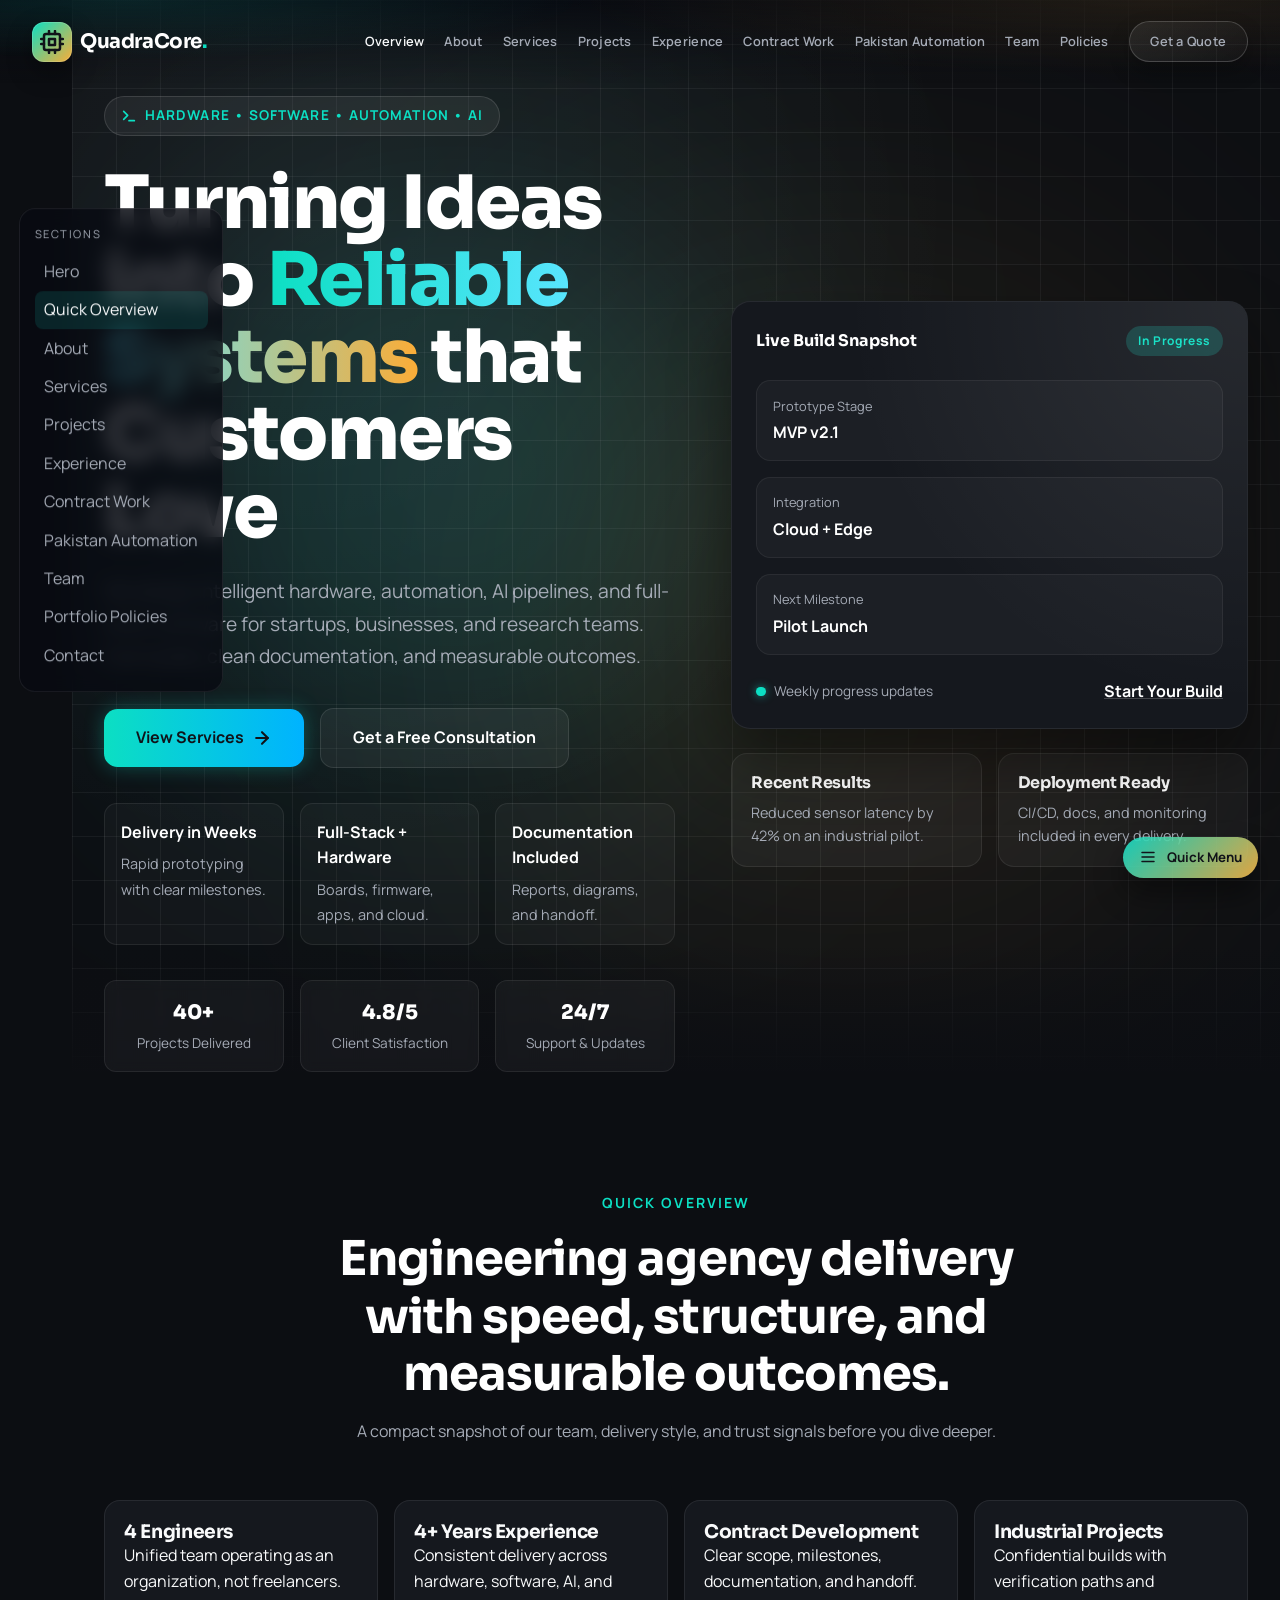
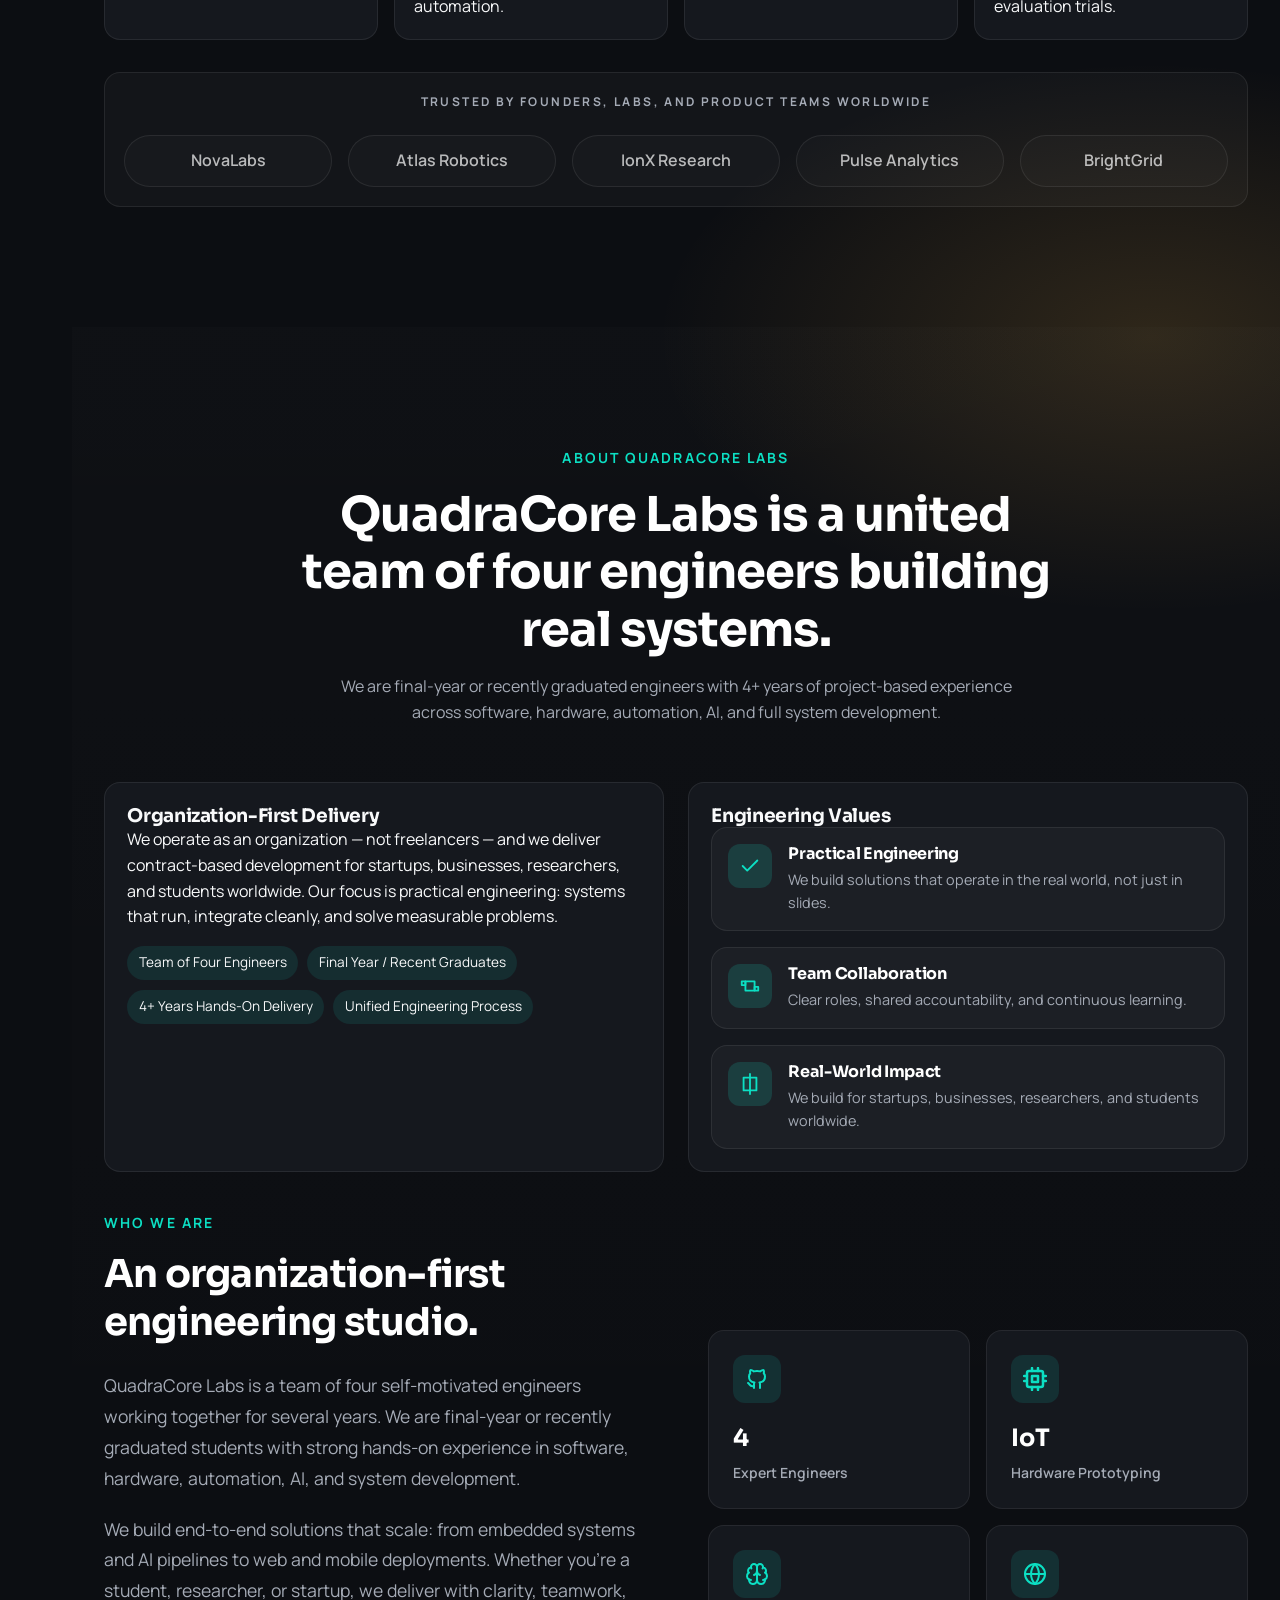
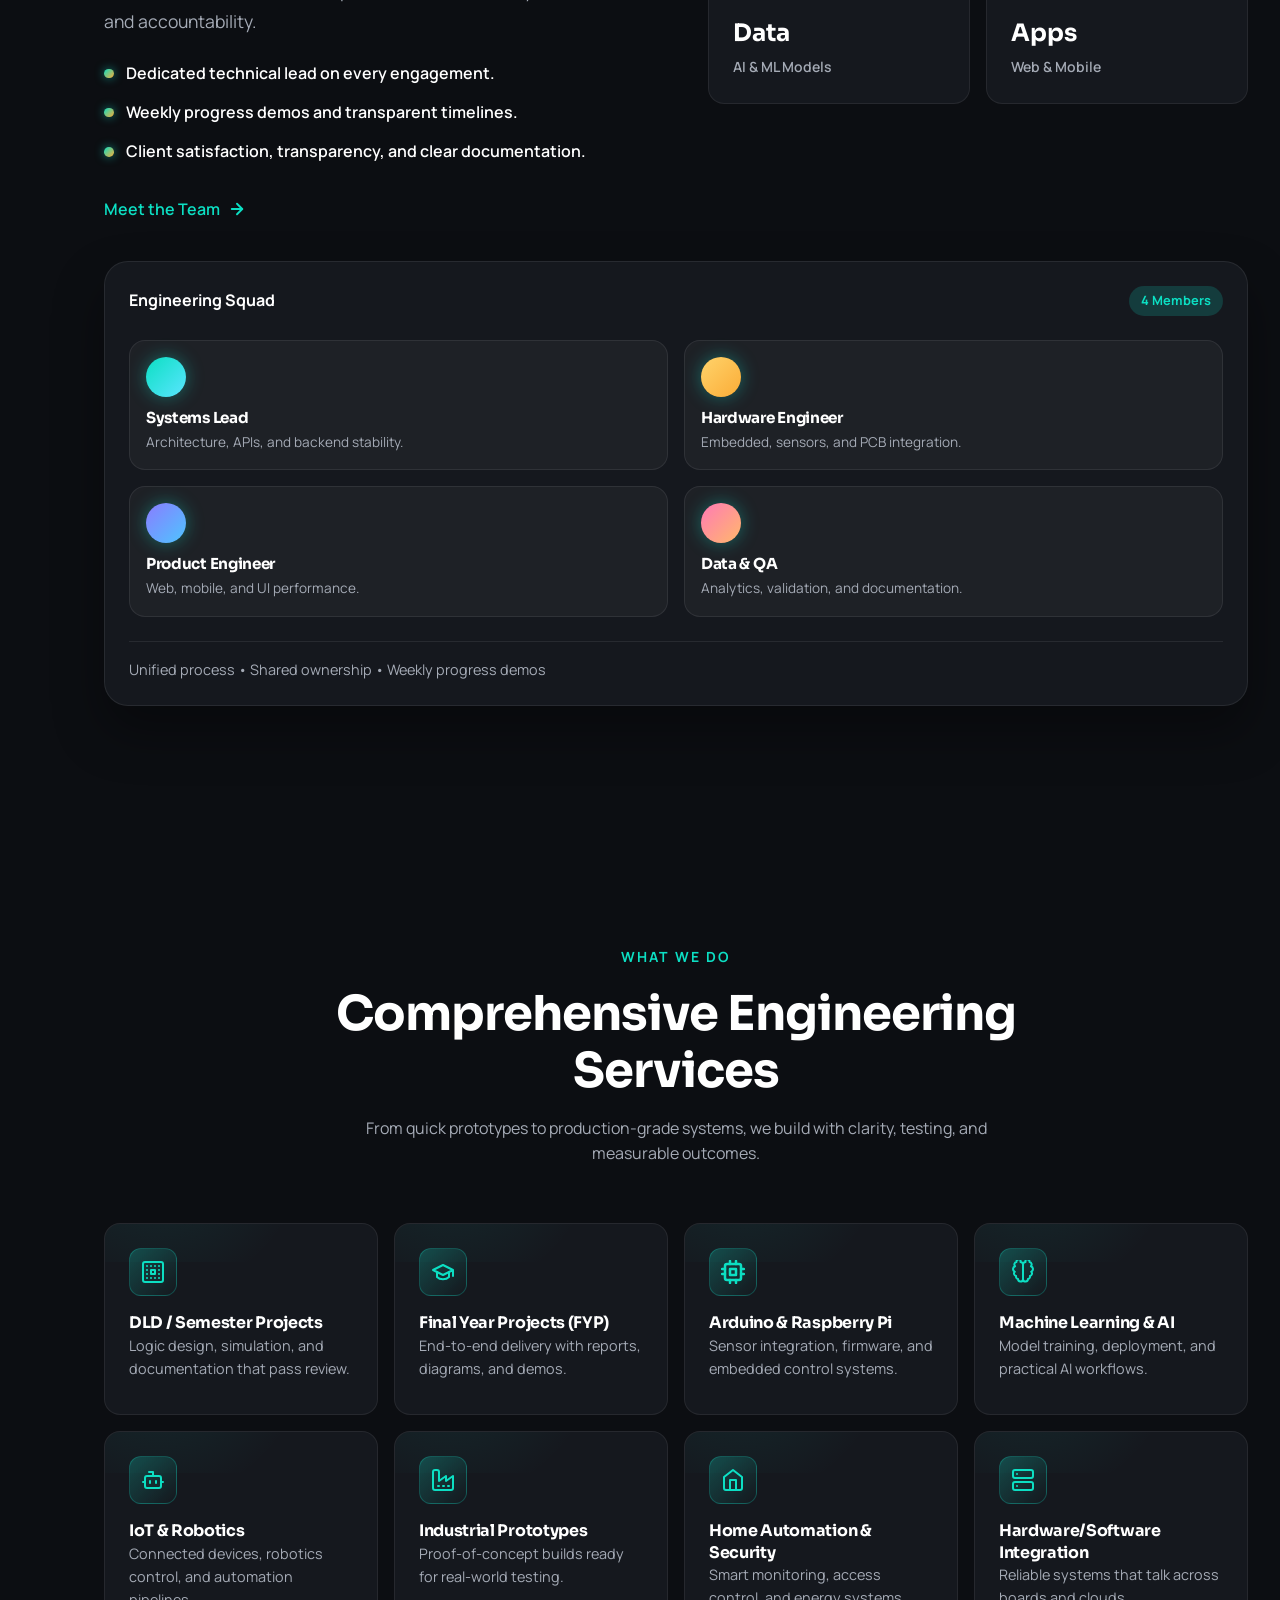
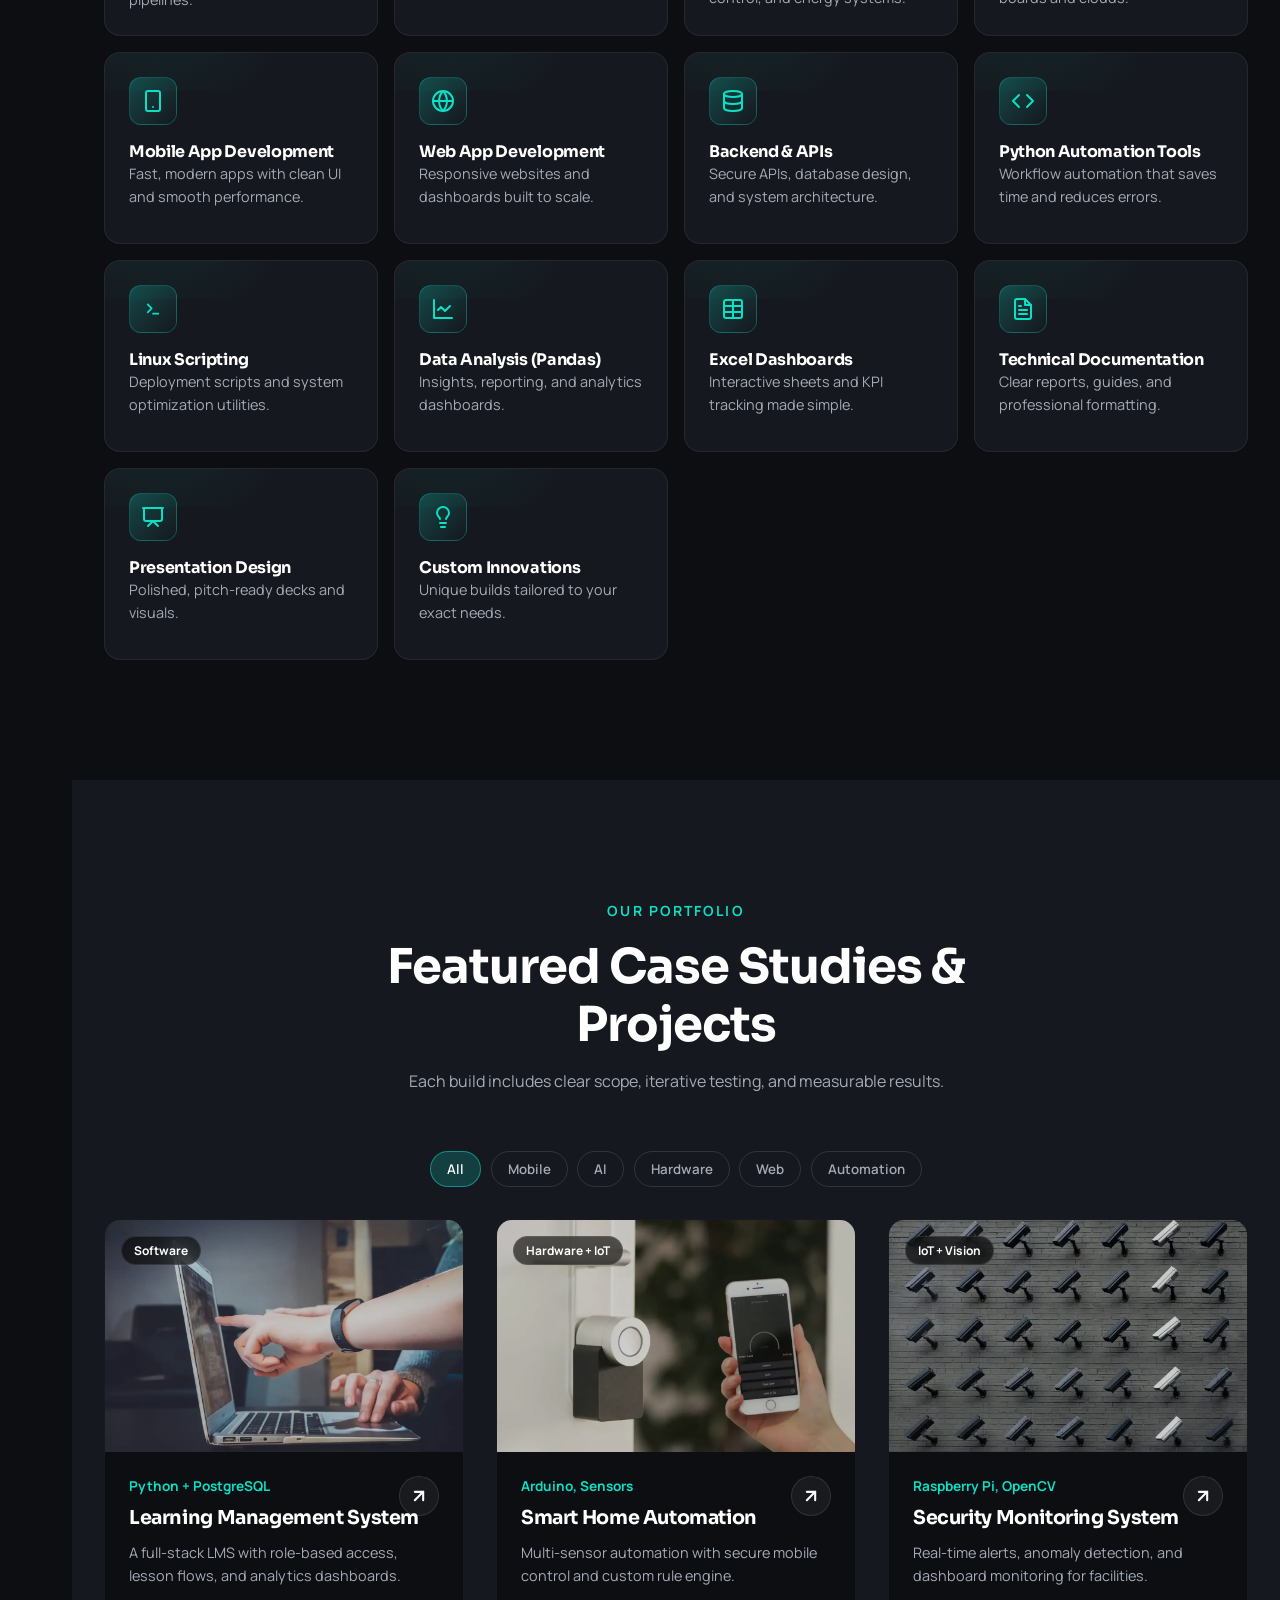
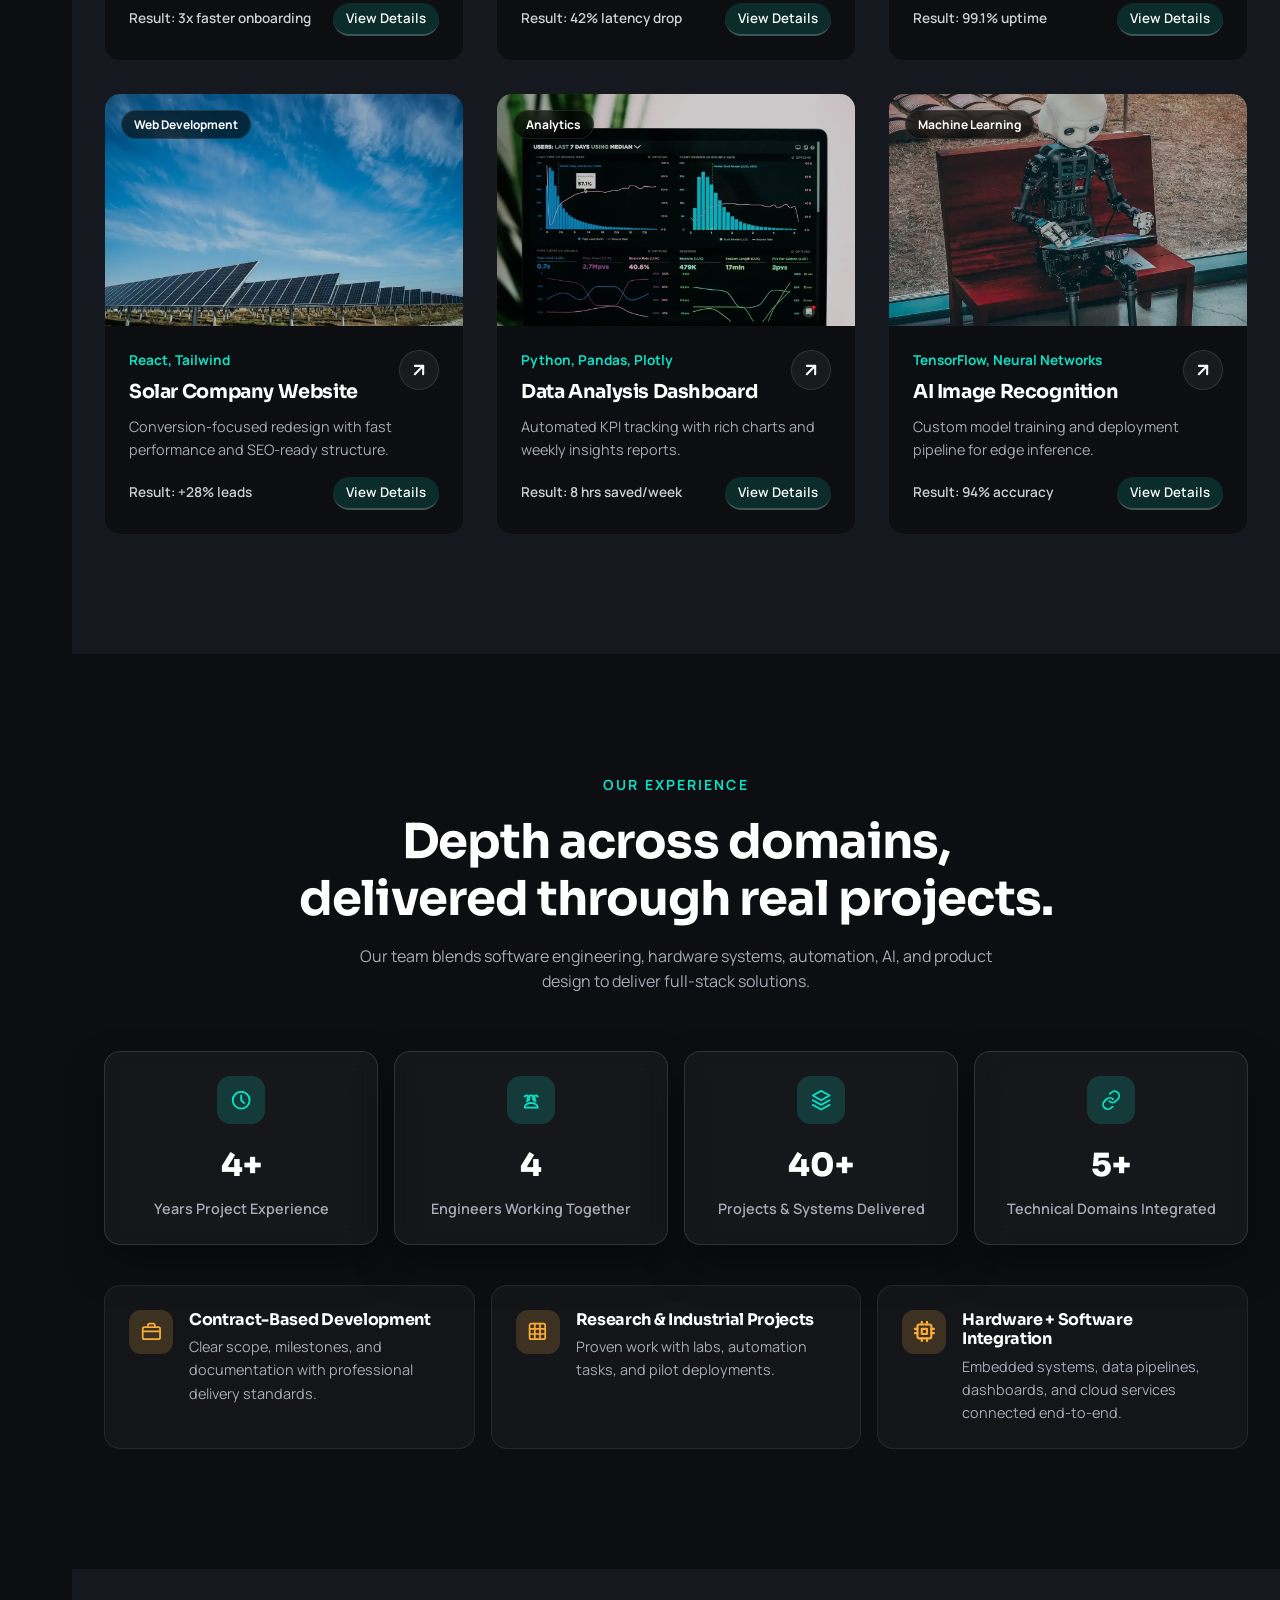
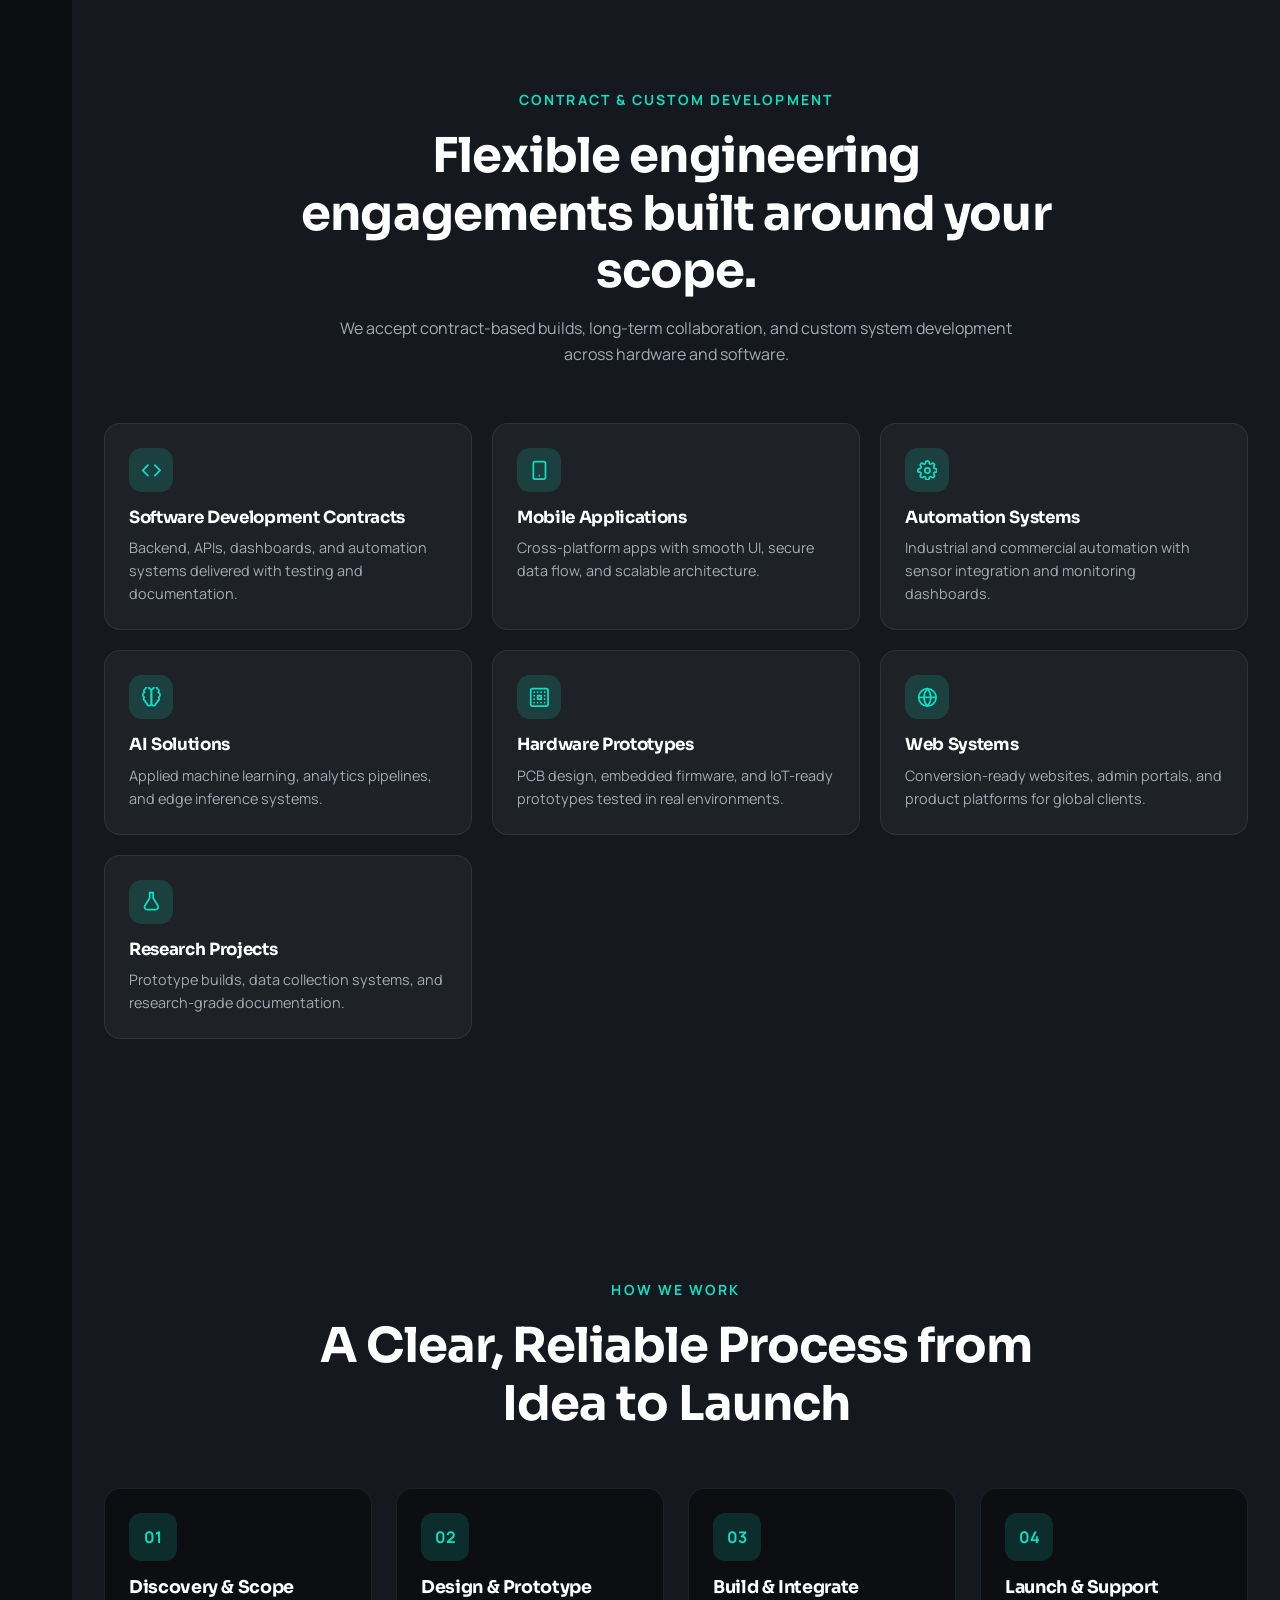
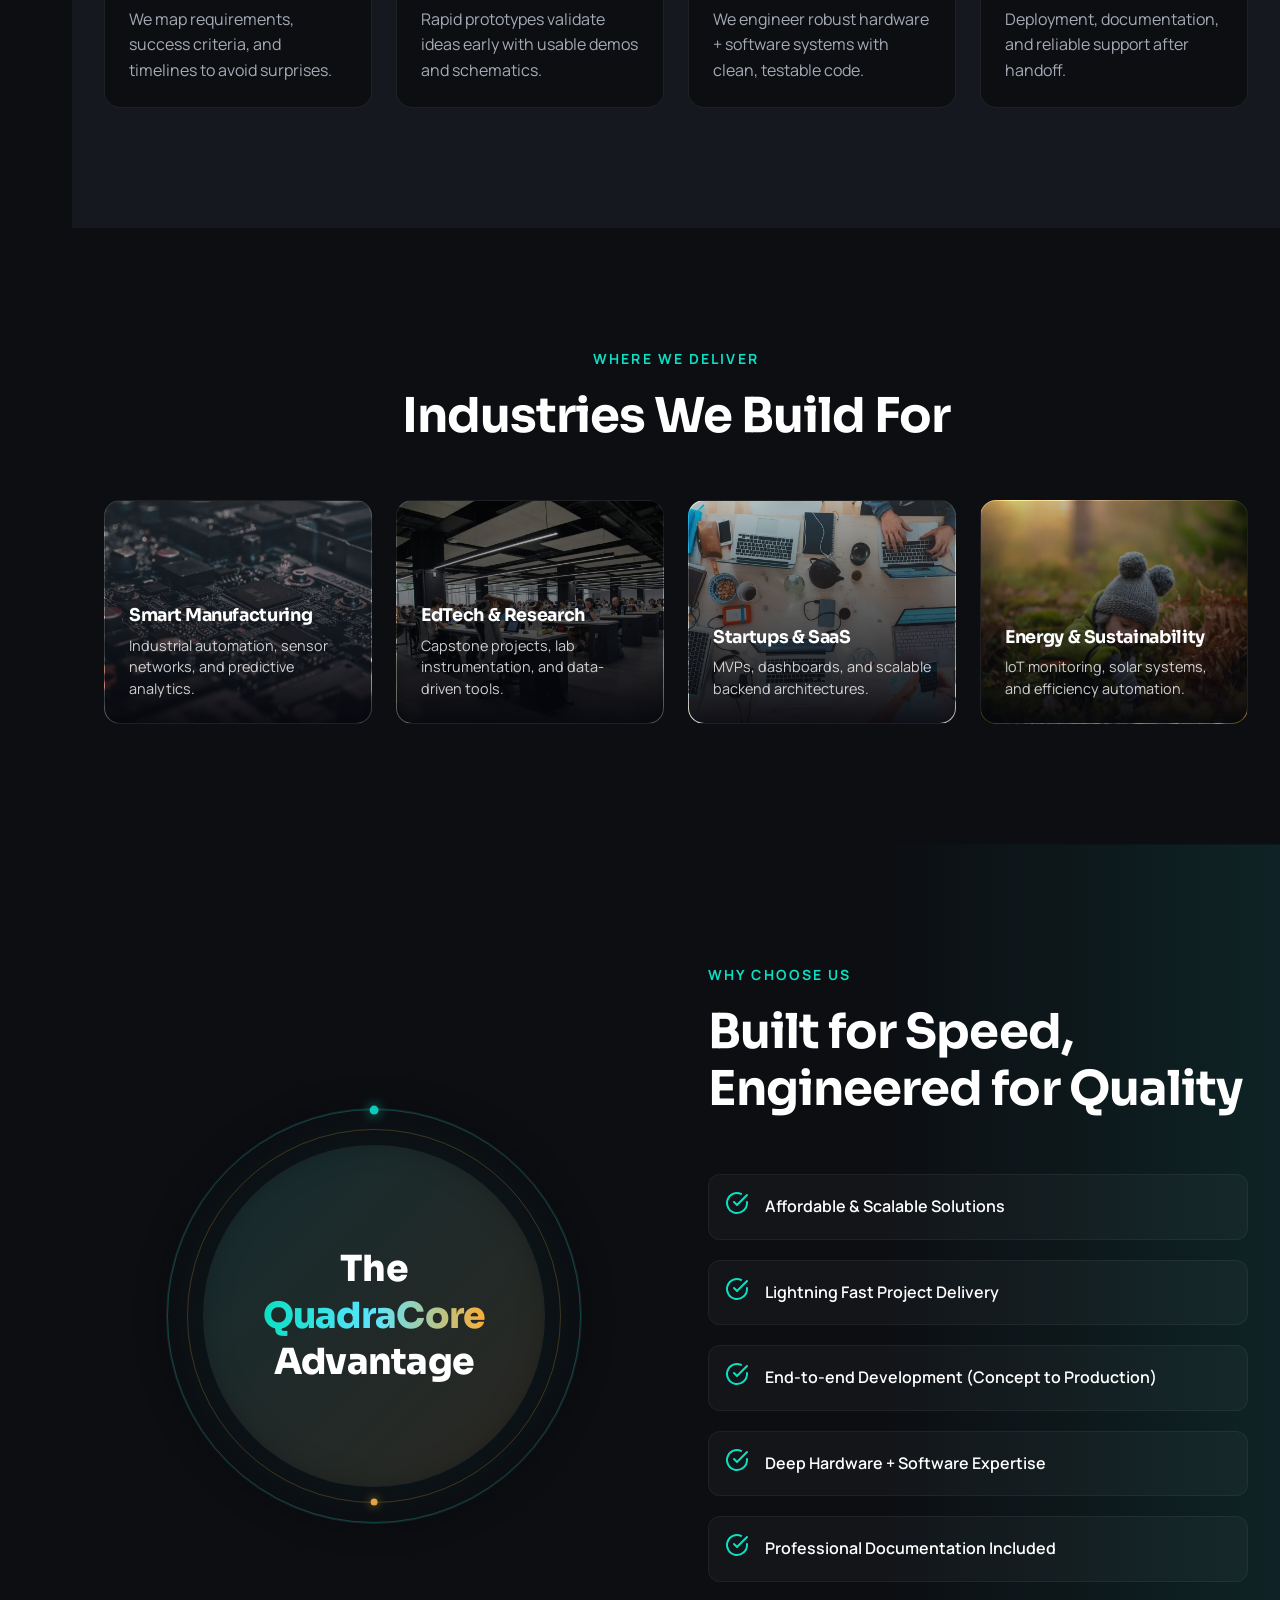
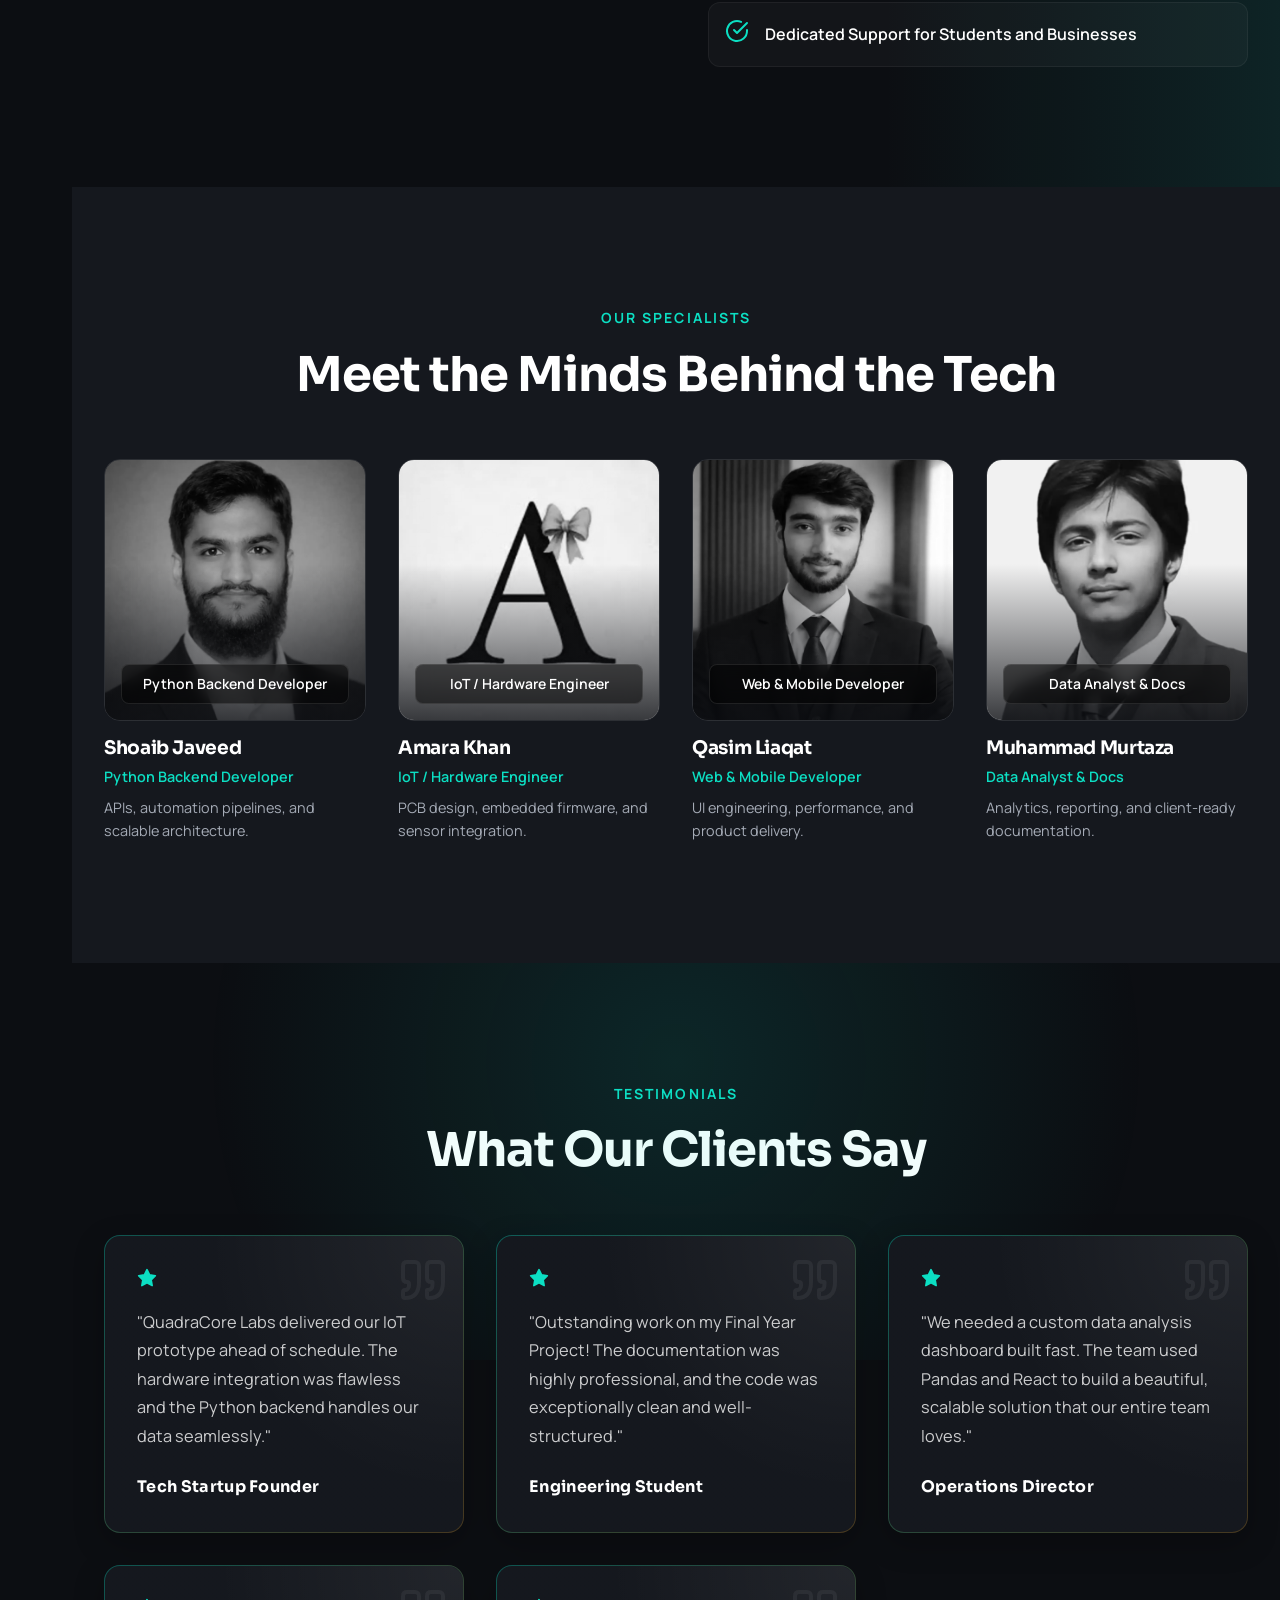
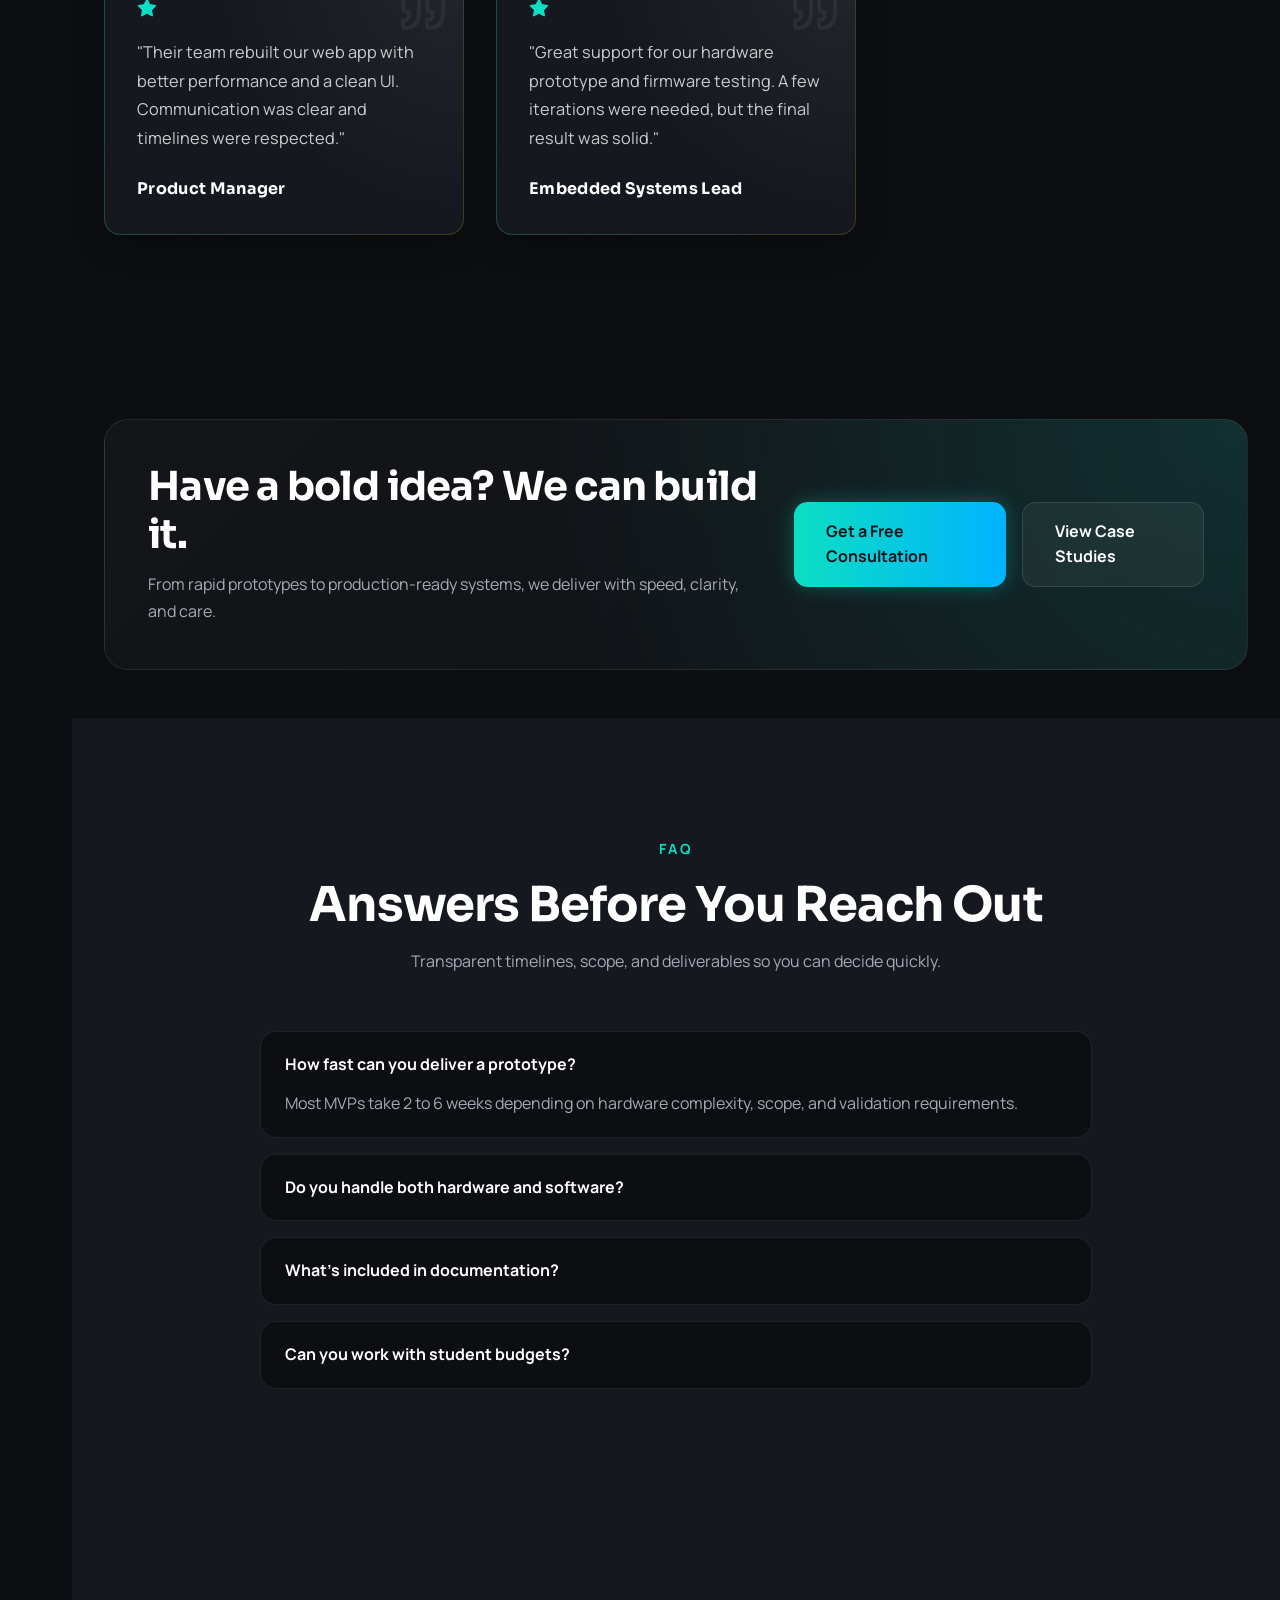
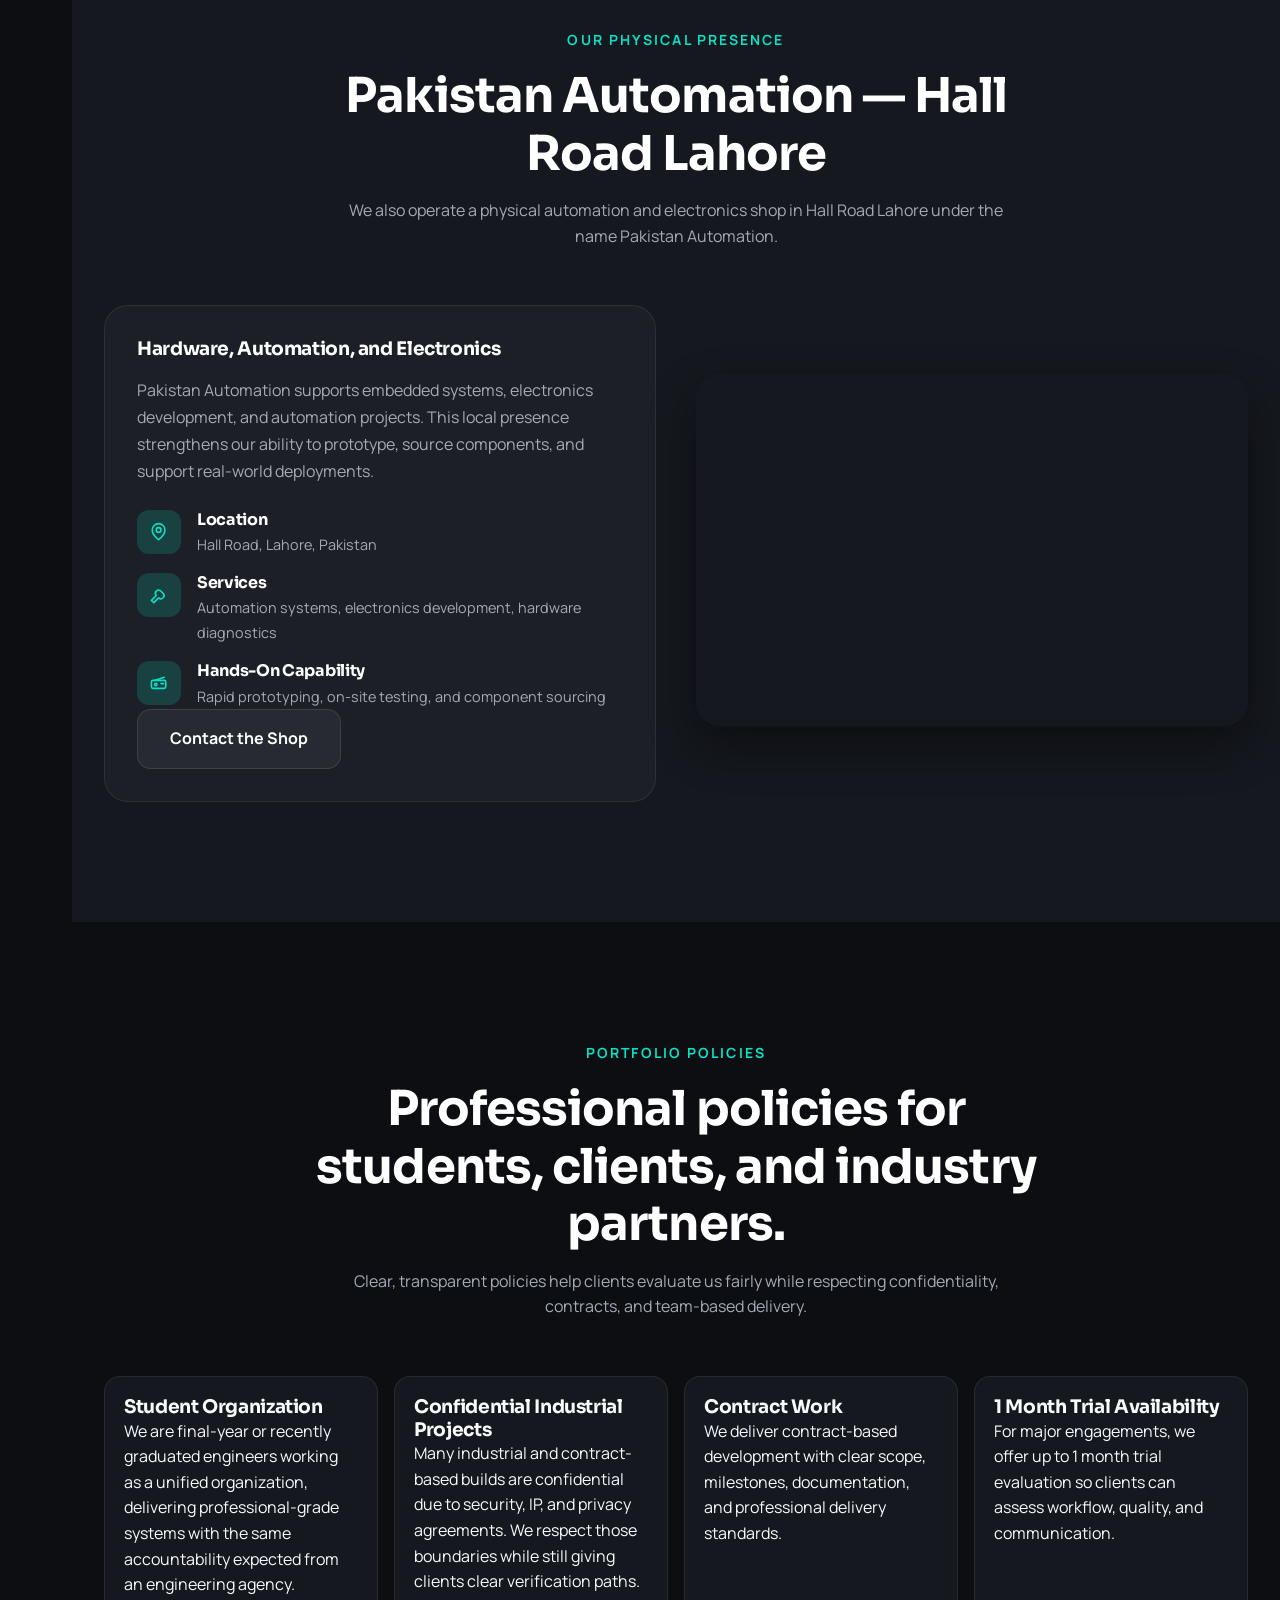
<file: index.html>
<!DOCTYPE html>
<html lang="en">
<head>
  <meta charset="UTF-8" />
  <meta name="google-site-verification" content="l-hAzCynOLWqezEKca2T80QRInibDyt2qsYBc3o8yvs" />
  <meta name="viewport" content="width=device-width, initial-scale=1.0" />
  <meta name="description" content="QuadraCore Labs is a four-engineer technology organization delivering hardware, software, automation, and AI systems for startups, businesses, researchers, and students worldwide.">
  <meta name="keywords" content="QuadraCore Labs, Shoaib Javeed, Hardware, Software, AI, IoT, Automation, Contract Development, Systems Engineering, Pakistan Automation, Hall Road Lahore">
  <meta name="author" content="Shoaib Javeed | QuadraCore Labs">
  <meta name="robots" content="index, follow">
  <meta name="theme-color" content="#0b0f17">
  <meta name="color-scheme" content="dark">
  <meta property="og:title" content="QuadraCore Labs — Engineering Systems That Work">
  <meta property="og:description" content="A four-engineer team delivering real-world hardware, software, automation, and AI systems with transparent delivery, trials, and professional documentation.">
  <meta property="og:type" content="website">
  <meta property="og:image" content="images/shoaib1.webp">
  <meta name="twitter:card" content="summary_large_image">
  <title>QuadraCore Labs — Smart Hardware & Software Solutions</title>
  <link rel="canonical" href="https://kali2005sudo.github.io/portfolio/" />
  <link rel="preconnect" href="https://fonts.googleapis.com">
  <link rel="preconnect" href="https://fonts.gstatic.com" crossorigin>
  <link rel="stylesheet" href="style.css" />
  <!-- Favicon placeholder: replace with your actual favicon -->
  <!-- <link rel="icon" type="image/png" href="favicon.png" /> -->
  <script type="application/ld+json">
    {
      "@context": "https://schema.org",
      "@type": "ProfessionalService",
      "name": "QuadraCore Labs",
      "founder": "Shoaib Javeed",
      "url": "https://kali2005sudo.github.io/portfolio/",
      "logo": "https://kali2005sudo.github.io/portfolio/images/shoaib1.webp",
      "description": "High-end Engineering Systems: Full-Stack Development, IoT Automation, and AI Systems.",
      "address": {
        "@type": "PostalAddress",
        "addressLocality": "Lahore",
        "addressCountry": "PK"
      }
    }
  </script>
</head>
<body>
  <div class="scroll-progress" id="scroll-progress" aria-hidden="true"></div>

  <!-- ══════════════════════════════════════
       QUICK ACTION MENU (Floating)
  ══════════════════════════════════════ -->
  <div class="quick-actions" id="quick-actions" aria-live="polite">
    <button class="quick-fab" id="quick-fab" aria-expanded="false" aria-controls="quick-panel">
      <span class="quick-fab-icon" data-icon="menu"></span>
      <span class="quick-fab-text">Quick Menu</span>
    </button>
    <div class="quick-panel" id="quick-panel" role="dialog" aria-label="Quick action menu">
      <div class="quick-panel-header">
        <p>Navigate</p>
        <button class="quick-close" id="quick-close" aria-label="Close quick menu">
          <span data-icon="x"></span>
        </button>
      </div>
      <div class="quick-links">
        <a href="#hero" data-quick-link>Hero</a>
        <a href="#overview" data-quick-link>Quick Overview</a>
        <a href="#about" data-quick-link>About</a>
        <a href="#services" data-quick-link>Services</a>
        <a href="#projects" data-quick-link>Projects</a>
        <a href="#experience" data-quick-link>Experience</a>
        <a href="#contract-work" data-quick-link>Contract Work</a>
        <a href="#pakistan-automation" data-quick-link>Pakistan Automation</a>
        <a href="#team" data-quick-link>Team</a>
        <a href="#policies" data-quick-link>Portfolio Policies</a>
        <a href="#contact" data-quick-link>Contact</a>
      </div>
    </div>
  </div>

  <!-- ══════════════════════════════════════
       DESKTOP SIDE NAV
  ══════════════════════════════════════ -->
  <aside class="side-nav" aria-label="Section navigation">
    <div class="side-nav-inner">
      <p class="side-nav-title">Sections</p>
      <a href="#hero" class="side-link">Hero</a>
      <a href="#overview" class="side-link">Quick Overview</a>
      <a href="#about" class="side-link">About</a>
      <a href="#services" class="side-link">Services</a>
      <a href="#projects" class="side-link">Projects</a>
      <a href="#experience" class="side-link">Experience</a>
      <a href="#contract-work" class="side-link">Contract Work</a>
      <a href="#pakistan-automation" class="side-link">Pakistan Automation</a>
      <a href="#team" class="side-link">Team</a>
      <a href="#policies" class="side-link">Portfolio Policies</a>
      <a href="#contact" class="side-link">Contact</a>
    </div>
  </aside>

  <!-- ══════════════════════════════════════
       NAVBAR
  ══════════════════════════════════════ -->
  <header id="navbar">
    <div class="container">
      <div class="nav-inner">

        <!-- Logo -->
        <a href="#hero" class="nav-logo">
          <div class="nav-logo-icon">
            <!-- Cpu icon -->
            <svg xmlns="http://www.w3.org/2000/svg" width="24" height="24" viewBox="0 0 24 24" fill="none" stroke="currentColor" stroke-width="2.5" stroke-linecap="round" stroke-linejoin="round">
              <rect x="4" y="4" width="16" height="16" rx="2"/><rect x="9" y="9" width="6" height="6"/>
              <line x1="9" y1="1" x2="9" y2="4"/><line x1="15" y1="1" x2="15" y2="4"/>
              <line x1="9" y1="20" x2="9" y2="23"/><line x1="15" y1="20" x2="15" y2="23"/>
              <line x1="20" y1="9" x2="23" y2="9"/><line x1="20" y1="14" x2="23" y2="14"/>
              <line x1="1" y1="9" x2="4" y2="9"/><line x1="1" y1="14" x2="4" y2="14"/>
            </svg>
          </div>
          <span class="nav-logo-text">QuadraCore<span>.</span></span>
        </a>

        <!-- Desktop nav links -->
        <nav class="nav-links">
          <a href="#overview">Overview</a>
          <a href="#about">About</a>
          <a href="#services">Services</a>
          <a href="#projects">Projects</a>
          <a href="#experience">Experience</a>
          <a href="#contract-work">Contract Work</a>
          <a href="#pakistan-automation">Pakistan Automation</a>
          <a href="#team">Team</a>
          <a href="#policies">Policies</a>
          <a href="#contact" class="nav-cta">Get a Quote</a>
        </nav>

        <!-- Mobile toggle -->
        <button class="nav-toggle" id="nav-toggle" aria-label="Toggle menu">
          <span id="menu-icon">
            <svg xmlns="http://www.w3.org/2000/svg" width="24" height="24" viewBox="0 0 24 24" fill="none" stroke="currentColor" stroke-width="2" stroke-linecap="round" stroke-linejoin="round">
              <line x1="4" y1="6" x2="20" y2="6"/><line x1="4" y1="12" x2="20" y2="12"/><line x1="4" y1="18" x2="20" y2="18"/>
            </svg>
          </span>
          <span id="close-icon" style="display:none">
            <svg xmlns="http://www.w3.org/2000/svg" width="24" height="24" viewBox="0 0 24 24" fill="none" stroke="currentColor" stroke-width="2" stroke-linecap="round" stroke-linejoin="round">
              <line x1="18" y1="6" x2="6" y2="18"/><line x1="6" y1="6" x2="18" y2="18"/>
            </svg>
          </span>
        </button>
      </div>
    </div>

    <!-- Mobile menu -->
    <div class="mobile-menu" id="mobile-menu" aria-label="Mobile navigation">
      <a href="#hero">Hero</a>
      <a href="#overview">Quick Overview</a>
      <a href="#about">About</a>
      <a href="#services">Services</a>
      <a href="#projects">Projects</a>
      <a href="#experience">Experience</a>
      <a href="#contract-work">Contract Work</a>
      <a href="#pakistan-automation">Pakistan Automation</a>
      <a href="#team">Team</a>
      <a href="#policies">Portfolio Policies</a>
      <a href="#contact">Contact</a>
    </div>
  </header>

  <main>
    <!-- ══════════════════════════════════════
         HERO
    ══════════════════════════════════════ -->
    <section id="hero" class="bg-grid-pattern">
      <div class="hero-blob-1"></div>
      <div class="hero-blob-2"></div>
      <div class="hero-sheen"></div>

      <div class="container hero-grid">
        <div class="hero-content">
          <div class="hero-badge">
            <!-- Terminal icon -->
            <svg xmlns="http://www.w3.org/2000/svg" width="16" height="16" viewBox="0 0 24 24" fill="none" stroke="currentColor" stroke-width="2.5" stroke-linecap="round" stroke-linejoin="round">
              <polyline points="4 17 10 11 4 5"/><line x1="12" y1="19" x2="20" y2="19"/>
            </svg>
            <span>Hardware • Software • Automation • AI</span>
          </div>

          <h1 class="hero-h1">
            Turning Ideas into <span class="text-gradient">Reliable Systems</span> that Customers Love
          </h1>

          <p class="hero-p">
            We design intelligent hardware, automation, AI pipelines, and full-stack software for startups, businesses, and research teams. Fast builds, clean documentation, and measurable outcomes.
          </p>

          <div class="hero-actions">
            <a href="#services" class="btn-primary">
              View Services
              <svg xmlns="http://www.w3.org/2000/svg" width="20" height="20" viewBox="0 0 24 24" fill="none" stroke="currentColor" stroke-width="2.5" stroke-linecap="round" stroke-linejoin="round">
                <line x1="5" y1="12" x2="19" y2="12"/><polyline points="12 5 19 12 12 19"/>
              </svg>
            </a>
            <a href="#contact" class="btn-secondary">Get a Free Consultation</a>
          </div>

          <div class="hero-proof">
            <div class="proof-item">
              <span class="proof-title">Delivery in Weeks</span>
              <span class="proof-text">Rapid prototyping with clear milestones.</span>
            </div>
            <div class="proof-item">
              <span class="proof-title">Full-Stack + Hardware</span>
              <span class="proof-text">Boards, firmware, apps, and cloud.</span>
            </div>
            <div class="proof-item">
              <span class="proof-title">Documentation Included</span>
              <span class="proof-text">Reports, diagrams, and handoff.</span>
            </div>
          </div>

          <div class="hero-stats">
            <div class="hero-stat">
              <span class="hero-stat-value">40+</span>
              <span class="hero-stat-label">Projects Delivered</span>
            </div>
            <div class="hero-stat">
              <span class="hero-stat-value">4.8/5</span>
              <span class="hero-stat-label">Client Satisfaction</span>
            </div>
            <div class="hero-stat">
              <span class="hero-stat-value">24/7</span>
              <span class="hero-stat-label">Support &amp; Updates</span>
            </div>
          </div>
        </div>

        <div class="hero-visual">
          <div class="hero-card anim-fade-scale">
            <div class="hero-card-header">
              <span class="hero-card-title">Live Build Snapshot</span>
              <span class="hero-card-tag">In Progress</span>
            </div>
            <div class="hero-card-body">
              <div class="hero-metric">
                <p class="hero-metric-label">Prototype Stage</p>
                <p class="hero-metric-value">MVP v2.1</p>
              </div>
              <div class="hero-metric">
                <p class="hero-metric-label">Integration</p>
                <p class="hero-metric-value">Cloud + Edge</p>
              </div>
              <div class="hero-metric">
                <p class="hero-metric-label">Next Milestone</p>
                <p class="hero-metric-value">Pilot Launch</p>
              </div>
            </div>
            <div class="hero-card-footer">
              <div class="hero-signal">
                <span class="hero-signal-dot"></span>
                <span>Weekly progress updates</span>
              </div>
              <a href="#contact" class="hero-card-link">Start Your Build</a>
            </div>
          </div>

          <div class="hero-mini">
            <div class="mini-card">
              <h4>Recent Results</h4>
              <p>Reduced sensor latency by 42% on an industrial pilot.</p>
            </div>
            <div class="mini-card">
              <h4>Deployment Ready</h4>
              <p>CI/CD, docs, and monitoring included in every delivery.</p>
            </div>
          </div>
        </div>
      </div>

      <div class="hero-fade-bottom"></div>
    </section>

    <!-- ══════════════════════════════════════
         QUICK OVERVIEW
    ══════════════════════════════════════ -->
    <section id="overview" class="section" data-collapsible="true">
      <div class="container">
        <div class="section-heading centered anim-fade-up">
          <span class="subtitle">Quick Overview</span>
          <h2>Engineering agency delivery with speed, structure, and measurable outcomes.</h2>
          <p class="section-lead">A compact snapshot of our team, delivery style, and trust signals before you dive deeper.</p>
        </div>
        <button class="section-toggle" type="button" aria-expanded="true" data-section-toggle>Collapse Overview</button>

        <div class="section-content">
          <div class="overview-grid">
            <div class="overview-card anim-fade-up">
              <h3>4 Engineers</h3>
              <p>Unified team operating as an organization, not freelancers.</p>
            </div>
            <div class="overview-card anim-fade-up">
              <h3>4+ Years Experience</h3>
              <p>Consistent delivery across hardware, software, AI, and automation.</p>
            </div>
            <div class="overview-card anim-fade-up">
              <h3>Contract Development</h3>
              <p>Clear scope, milestones, documentation, and handoff.</p>
            </div>
            <div class="overview-card anim-fade-up">
              <h3>Industrial Projects</h3>
              <p>Confidential builds with verification paths and evaluation trials.</p>
            </div>
          </div>

          <div class="trust-panel">
            <p class="trust-label">Trusted by founders, labs, and product teams worldwide</p>
            <div class="trust-logos">
              <span>NovaLabs</span>
              <span>Atlas Robotics</span>
              <span>IonX Research</span>
              <span>Pulse Analytics</span>
              <span>BrightGrid</span>
            </div>
          </div>
        </div>
      </div>
    </section>

    <!-- ══════════════════════════════════════
         ABOUT QUADRACORE LABS
    ══════════════════════════════════════ -->
    <section id="about" class="section" data-collapsible="true">
      <div class="container">
        <div id="who-we-are" class="anchor-offset"></div>
        <div class="section-heading centered anim-fade-up">
          <span class="subtitle">About QuadraCore Labs</span>
          <h2>QuadraCore Labs is a united team of four engineers building real systems.</h2>
          <p class="section-lead">We are final-year or recently graduated engineers with 4+ years of project-based experience across software, hardware, automation, AI, and full system development.</p>
        </div>
        <button class="section-toggle" type="button" aria-expanded="true" data-section-toggle>Collapse About</button>

        <div class="section-content">
          <div class="about-highlight-grid">
            <div class="about-card anim-fade-left">
              <h3>Organization-First Delivery</h3>
              <p>We operate as an organization — not freelancers — and we deliver contract-based development for startups, businesses, researchers, and students worldwide. Our focus is practical engineering: systems that run, integrate cleanly, and solve measurable problems.</p>
              <div class="about-pill-grid">
                <div class="about-pill">Team of Four Engineers</div>
                <div class="about-pill">Final Year / Recent Graduates</div>
                <div class="about-pill">4+ Years Hands-On Delivery</div>
                <div class="about-pill">Unified Engineering Process</div>
              </div>
            </div>

            <div class="about-card anim-fade-right">
              <h3>Engineering Values</h3>
              <div class="who-values">
                <div class="who-value">
                  <span class="who-value-icon">
                    <svg xmlns="http://www.w3.org/2000/svg" width="22" height="22" viewBox="0 0 24 24" fill="none" stroke="currentColor" stroke-width="2" stroke-linecap="round" stroke-linejoin="round"><path d="M20 6 9 17l-5-5"/></svg>
                  </span>
                  <div>
                    <h4>Practical Engineering</h4>
                    <p>We build solutions that operate in the real world, not just in slides.</p>
                  </div>
                </div>
                <div class="who-value">
                  <span class="who-value-icon">
                    <svg xmlns="http://www.w3.org/2000/svg" width="22" height="22" viewBox="0 0 24 24" fill="none" stroke="currentColor" stroke-width="2" stroke-linecap="round" stroke-linejoin="round"><path d="M7 7h10v10H7z"/><path d="M3 7h4v4H3z"/><path d="M17 13h4v4h-4z"/></svg>
                  </span>
                  <div>
                    <h4>Team Collaboration</h4>
                    <p>Clear roles, shared accountability, and continuous learning.</p>
                  </div>
                </div>
                <div class="who-value">
                  <span class="who-value-icon">
                    <svg xmlns="http://www.w3.org/2000/svg" width="22" height="22" viewBox="0 0 24 24" fill="none" stroke="currentColor" stroke-width="2" stroke-linecap="round" stroke-linejoin="round"><path d="M12 1v22"/><path d="M5 5h14v14H5z"/></svg>
                  </span>
                  <div>
                    <h4>Real-World Impact</h4>
                    <p>We build for startups, businesses, researchers, and students worldwide.</p>
                  </div>
                </div>
              </div>
            </div>
          </div>

          <div class="about-grid">
            <div class="about-text anim-fade-left">
              <span class="label">Who We Are</span>
              <h2>An organization-first engineering studio.</h2>
              <p>QuadraCore Labs is a team of four self-motivated engineers working together for several years. We are final-year or recently graduated students with strong hands-on experience in software, hardware, automation, AI, and system development.</p>
              <p>We build end-to-end solutions that scale: from embedded systems and AI pipelines to web and mobile deployments. Whether you're a student, researcher, or startup, we deliver with clarity, teamwork, and accountability.</p>
              <div class="about-list">
                <div class="about-list-item">
                  <span class="about-dot"></span>
                  <span>Dedicated technical lead on every engagement.</span>
                </div>
                <div class="about-list-item">
                  <span class="about-dot"></span>
                  <span>Weekly progress demos and transparent timelines.</span>
                </div>
                <div class="about-list-item">
                  <span class="about-dot"></span>
                  <span>Client satisfaction, transparency, and clear documentation.</span>
                </div>
              </div>
              <a href="#team">
                Meet the Team
                <svg xmlns="http://www.w3.org/2000/svg" width="18" height="18" viewBox="0 0 24 24" fill="none" stroke="currentColor" stroke-width="2.5" stroke-linecap="round" stroke-linejoin="round">
                  <line x1="5" y1="12" x2="19" y2="12"/><polyline points="12 5 19 12 12 19"/>
                </svg>
              </a>
            </div>

            <div class="stats-grid stagger">
              <div class="stat-card anim-fade-up">
                <div class="stat-icon">
                  <svg xmlns="http://www.w3.org/2000/svg" width="24" height="24" viewBox="0 0 24 24" fill="none" stroke="currentColor" stroke-width="2" stroke-linecap="round" stroke-linejoin="round"><path d="M9 19c-4.3 1.4-4.3-2.5-6-3m12 5v-3.5c0-1 .1-1.4-.5-2 2.8-.3 5.5-1.4 5.5-6a4.6 4.6 0 0 0-1.3-3.2 4.2 4.2 0 0 0-.1-3.2s-1.1-.3-3.5 1.3a12.3 12.3 0 0 0-6.2 0C6.5 2.8 5.4 3.1 5.4 3.1a4.2 4.2 0 0 0-.1 3.2A4.6 4.6 0 0 0 4 9.5c0 4.6 2.7 5.7 5.5 6-.6.6-.6 1.2-.5 2V21"/></svg>
                </div>
                <div class="stat-value">4</div>
                <div class="stat-label">Expert Engineers</div>
              </div>
              <div class="stat-card anim-fade-up">
                <div class="stat-icon">
                  <svg xmlns="http://www.w3.org/2000/svg" width="24" height="24" viewBox="0 0 24 24" fill="none" stroke="currentColor" stroke-width="2.5" stroke-linecap="round" stroke-linejoin="round"><rect x="4" y="4" width="16" height="16" rx="2"/><rect x="9" y="9" width="6" height="6"/><line x1="9" y1="1" x2="9" y2="4"/><line x1="15" y1="1" x2="15" y2="4"/><line x1="9" y1="20" x2="9" y2="23"/><line x1="15" y1="20" x2="15" y2="23"/><line x1="20" y1="9" x2="23" y2="9"/><line x1="20" y1="14" x2="23" y2="14"/><line x1="1" y1="9" x2="4" y2="9"/><line x1="1" y1="14" x2="4" y2="14"/></svg>
                </div>
                <div class="stat-value">IoT</div>
                <div class="stat-label">Hardware Prototyping</div>
              </div>
              <div class="stat-card anim-fade-up">
                <div class="stat-icon">
                  <svg xmlns="http://www.w3.org/2000/svg" width="24" height="24" viewBox="0 0 24 24" fill="none" stroke="currentColor" stroke-width="2" stroke-linecap="round" stroke-linejoin="round"><path d="M12 5a3 3 0 1 0-5.997.125 4 4 0 0 0-2.526 5.77 4 4 0 0 0 .556 6.588A4 4 0 1 0 12 18Z"/><path d="M12 5a3 3 0 1 1 5.997.125 4 4 0 0 1 2.526 5.77 4 4 0 0 1-.556 6.588A4 4 0 1 1 12 18Z"/><path d="M15 13a4.5 4.5 0 0 1-3-4 4.5 4.5 0 0 1-3 4"/><path d="M17.599 6.5a3 3 0 0 0 .399-1.375"/><path d="M6.003 5.125A3 3 0 0 0 6.401 6.5"/><path d="M3.477 10.896a4 4 0 0 1 .585-.396"/><path d="M19.938 10.5a4 4 0 0 1 .585.396"/><path d="M6 18a4 4 0 0 1-1.967-.516"/><path d="M19.967 17.484A4 4 0 0 1 18 18"/></svg>
                </div>
                <div class="stat-value">Data</div>
                <div class="stat-label">AI &amp; ML Models</div>
              </div>
              <div class="stat-card anim-fade-up">
                <div class="stat-icon">
                  <svg xmlns="http://www.w3.org/2000/svg" width="24" height="24" viewBox="0 0 24 24" fill="none" stroke="currentColor" stroke-width="2" stroke-linecap="round" stroke-linejoin="round"><circle cx="12" cy="12" r="10"/><line x1="2" y1="12" x2="22" y2="12"/><path d="M12 2a15.3 15.3 0 0 1 4 10 15.3 15.3 0 0 1-4 10 15.3 15.3 0 0 1-4-10 15.3 15.3 0 0 1 4-10z"/></svg>
                </div>
                <div class="stat-value">Apps</div>
                <div class="stat-label">Web &amp; Mobile</div>
              </div>
            </div>
          </div>

          <div class="team-illustration-wrap anim-fade-right">
            <div class="team-illustration">
              <div class="team-illustration-header">
                <span>Engineering Squad</span>
                <span class="team-illustration-chip">4 Members</span>
              </div>
              <div class="team-illustration-grid">
                <div class="team-illustration-card">
                  <div class="avatar-core"></div>
                  <h4>Systems Lead</h4>
                  <p>Architecture, APIs, and backend stability.</p>
                </div>
                <div class="team-illustration-card">
                  <div class="avatar-core alt"></div>
                  <h4>Hardware Engineer</h4>
                  <p>Embedded, sensors, and PCB integration.</p>
                </div>
                <div class="team-illustration-card">
                  <div class="avatar-core alt-2"></div>
                  <h4>Product Engineer</h4>
                  <p>Web, mobile, and UI performance.</p>
                </div>
                <div class="team-illustration-card">
                  <div class="avatar-core alt-3"></div>
                  <h4>Data &amp; QA</h4>
                  <p>Analytics, validation, and documentation.</p>
                </div>
              </div>
              <div class="team-illustration-footer">
                Unified process • Shared ownership • Weekly progress demos
              </div>
            </div>
          </div>
        </div>
      </div>
    </section>

    <!-- ══════════════════════════════════════
         SERVICES
    ══════════════════════════════════════ -->
    <section id="services" class="section" data-collapsible="true">
      <div class="container">
        <div class="section-heading centered anim-fade-up">
          <span class="subtitle">What We Do</span>
          <h2>Comprehensive Engineering Services</h2>
          <p class="section-lead">From quick prototypes to production-grade systems, we build with clarity, testing, and measurable outcomes.</p>
        </div>
        <button class="section-toggle" type="button" aria-expanded="true" data-section-toggle>Collapse Services</button>
        <div class="section-content">
          <div class="services-grid stagger" id="services-grid">
            <!-- Rendered by script.js -->
          </div>
        </div>
      </div>
    </section>

    <!-- ══════════════════════════════════════
         PROJECTS
    ══════════════════════════════════════ -->
    <section id="projects" class="section" data-collapsible="true">
      <div class="container">
        <div class="section-heading centered anim-fade-up">
          <span class="subtitle">Our Portfolio</span>
          <h2>Featured Case Studies &amp; Projects</h2>
          <p class="section-lead">Each build includes clear scope, iterative testing, and measurable results.</p>
        </div>
        <button class="section-toggle" type="button" aria-expanded="true" data-section-toggle>Collapse Projects</button>

        <div class="section-content">
          <div class="projects-filter" role="tablist" aria-label="Project filters">
            <button class="filter-btn is-active" data-filter="all" role="tab" aria-selected="true">All</button>
            <button class="filter-btn" data-filter="mobile" role="tab" aria-selected="false">Mobile</button>
            <button class="filter-btn" data-filter="ai" role="tab" aria-selected="false">AI</button>
            <button class="filter-btn" data-filter="hardware" role="tab" aria-selected="false">Hardware</button>
            <button class="filter-btn" data-filter="web" role="tab" aria-selected="false">Web</button>
            <button class="filter-btn" data-filter="automation" role="tab" aria-selected="false">Automation</button>
          </div>
          <div class="projects-grid stagger" id="projects-grid">
            <!-- Rendered by script.js -->
          </div>
        </div>
      </div>
    </section>

    <!-- Project Modal -->
    <div class="project-modal" id="project-modal" role="dialog" aria-modal="true" aria-hidden="true">
      <div class="project-modal-backdrop" data-modal-close></div>
      <div class="project-modal-card" role="document">
        <button class="project-modal-close" aria-label="Close project details" data-modal-close>
          <span data-icon="x"></span>
        </button>
        <div class="project-modal-content">
          <p class="project-modal-category" id="modal-category"></p>
          <h3 id="modal-title"></h3>
          <p class="project-modal-tech" id="modal-tech"></p>
          <p class="project-modal-summary" id="modal-summary"></p>
          <div class="project-modal-meta">
            <span class="modal-chip" id="modal-result"></span>
            <span class="modal-chip" id="modal-tags"></span>
          </div>
          <a href="#contact" class="btn-primary project-modal-cta">Request a Similar Build</a>
        </div>
      </div>
    </div>

    <!-- ══════════════════════════════════════
         EXPERIENCE
    ══════════════════════════════════════ -->
    <section id="experience" class="section" data-collapsible="true">
      <div class="container">
        <div class="section-heading centered anim-fade-up">
          <span class="subtitle">Our Experience</span>
          <h2>Depth across domains, delivered through real projects.</h2>
          <p class="section-lead">Our team blends software engineering, hardware systems, automation, AI, and product design to deliver full-stack solutions.</p>
        </div>
        <button class="section-toggle" type="button" aria-expanded="true" data-section-toggle>Collapse Experience</button>

        <div class="section-content">
          <div class="experience-grid stagger">
            <div class="experience-card glass-card anim-fade-up">
              <div class="experience-icon" data-icon="clock"></div>
              <div class="experience-value" data-counter data-target="4" data-suffix="+">0</div>
              <div class="experience-label">Years Project Experience</div>
            </div>
            <div class="experience-card glass-card anim-fade-up">
              <div class="experience-icon" data-icon="users"></div>
              <div class="experience-value" data-counter data-target="4">0</div>
              <div class="experience-label">Engineers Working Together</div>
            </div>
            <div class="experience-card glass-card anim-fade-up">
              <div class="experience-icon" data-icon="layers"></div>
              <div class="experience-value" data-counter data-target="40" data-suffix="+">0</div>
              <div class="experience-label">Projects &amp; Systems Delivered</div>
            </div>
            <div class="experience-card glass-card anim-fade-up">
              <div class="experience-icon" data-icon="link"></div>
              <div class="experience-value" data-counter data-target="5" data-suffix="+">0</div>
              <div class="experience-label">Technical Domains Integrated</div>
            </div>
          </div>

          <div class="experience-features">
            <div class="experience-feature anim-fade-up">
              <div class="feature-icon" data-icon="briefcase"></div>
              <div>
                <h3>Contract-Based Development</h3>
                <p>Clear scope, milestones, and documentation with professional delivery standards.</p>
              </div>
            </div>
            <div class="experience-feature anim-fade-up">
              <div class="feature-icon" data-icon="building"></div>
              <div>
                <h3>Research &amp; Industrial Projects</h3>
                <p>Proven work with labs, automation tasks, and pilot deployments.</p>
              </div>
            </div>
            <div class="experience-feature anim-fade-up">
              <div class="feature-icon" data-icon="cpu"></div>
              <div>
                <h3>Hardware + Software Integration</h3>
                <p>Embedded systems, data pipelines, dashboards, and cloud services connected end-to-end.</p>
              </div>
            </div>
          </div>
        </div>
      </div>
    </section>

    <!-- ══════════════════════════════════════
         CONTRACT WORK
    ══════════════════════════════════════ -->
    <section id="contract-work" class="section" data-collapsible="true">
      <div class="container">
        <div class="section-heading centered anim-fade-up">
          <span class="subtitle">Contract &amp; Custom Development</span>
          <h2>Flexible engineering engagements built around your scope.</h2>
          <p class="section-lead">We accept contract-based builds, long-term collaboration, and custom system development across hardware and software.</p>
        </div>
        <button class="section-toggle" type="button" aria-expanded="true" data-section-toggle>Collapse Contract Work</button>
        <div class="section-content">
          <div class="contract-grid stagger">
            <div class="contract-card anim-fade-up">
              <div class="contract-icon" data-icon="code"></div>
              <h3>Software Development Contracts</h3>
              <p>Backend, APIs, dashboards, and automation systems delivered with testing and documentation.</p>
            </div>
            <div class="contract-card anim-fade-up">
              <div class="contract-icon" data-icon="smartphone"></div>
              <h3>Mobile Applications</h3>
              <p>Cross-platform apps with smooth UI, secure data flow, and scalable architecture.</p>
            </div>
            <div class="contract-card anim-fade-up">
              <div class="contract-icon" data-icon="settings"></div>
              <h3>Automation Systems</h3>
              <p>Industrial and commercial automation with sensor integration and monitoring dashboards.</p>
            </div>
            <div class="contract-card anim-fade-up">
              <div class="contract-icon" data-icon="brain"></div>
              <h3>AI Solutions</h3>
              <p>Applied machine learning, analytics pipelines, and edge inference systems.</p>
            </div>
            <div class="contract-card anim-fade-up">
              <div class="contract-icon" data-icon="circuit-board"></div>
              <h3>Hardware Prototypes</h3>
              <p>PCB design, embedded firmware, and IoT-ready prototypes tested in real environments.</p>
            </div>
            <div class="contract-card anim-fade-up">
              <div class="contract-icon" data-icon="globe"></div>
              <h3>Web Systems</h3>
              <p>Conversion-ready websites, admin portals, and product platforms for global clients.</p>
            </div>
            <div class="contract-card anim-fade-up">
              <div class="contract-icon" data-icon="flask"></div>
              <h3>Research Projects</h3>
              <p>Prototype builds, data collection systems, and research-grade documentation.</p>
            </div>
          </div>
        </div>
      </div>
    </section>

    <!-- ══════════════════════════════════════
         PROCESS
    ══════════════════════════════════════ -->
    <section id="process" class="section" data-collapsible="true">
      <div class="container">
        <div class="section-heading centered anim-fade-up">
          <span class="subtitle">How We Work</span>
          <h2>A Clear, Reliable Process from Idea to Launch</h2>
        </div>
        <button class="section-toggle" type="button" aria-expanded="true" data-section-toggle>Collapse Process</button>
        <div class="section-content">
          <div class="process-grid stagger">
            <div class="process-card anim-fade-up">
              <span class="process-step">01</span>
              <h3>Discovery &amp; Scope</h3>
              <p>We map requirements, success criteria, and timelines to avoid surprises.</p>
            </div>
            <div class="process-card anim-fade-up">
              <span class="process-step">02</span>
              <h3>Design &amp; Prototype</h3>
              <p>Rapid prototypes validate ideas early with usable demos and schematics.</p>
            </div>
            <div class="process-card anim-fade-up">
              <span class="process-step">03</span>
              <h3>Build &amp; Integrate</h3>
              <p>We engineer robust hardware + software systems with clean, testable code.</p>
            </div>
            <div class="process-card anim-fade-up">
              <span class="process-step">04</span>
              <h3>Launch &amp; Support</h3>
              <p>Deployment, documentation, and reliable support after handoff.</p>
            </div>
          </div>
        </div>
      </div>
    </section>

    <!-- ══════════════════════════════════════
         INDUSTRIES
    ══════════════════════════════════════ -->
    <section id="industries" class="section" data-collapsible="true">
      <div class="container">
        <div class="section-heading centered anim-fade-up">
          <span class="subtitle">Where We Deliver</span>
          <h2>Industries We Build For</h2>
        </div>
        <button class="section-toggle" type="button" aria-expanded="true" data-section-toggle>Collapse Industries</button>
        <div class="section-content">
          <div class="industries-grid stagger">
            <div class="industry-card anim-fade-scale" style="--img-webp: url('images/photo-1518770660439-4636190af475.webp'); --img-fallback: url('images/photo-1518770660439-4636190af475.jpg');">
              <div class="industry-overlay"></div>
              <div class="industry-content">
                <h3>Smart Manufacturing</h3>
                <p>Industrial automation, sensor networks, and predictive analytics.</p>
              </div>
            </div>
            <div class="industry-card anim-fade-scale" style="--img-webp: url('images/photo-1504384308090-c894fdcc538d.webp'); --img-fallback: url('images/photo-1504384308090-c894fdcc538d.jpg');">
              <div class="industry-overlay"></div>
              <div class="industry-content">
                <h3>EdTech &amp; Research</h3>
                <p>Capstone projects, lab instrumentation, and data-driven tools.</p>
              </div>
            </div>
            <div class="industry-card anim-fade-scale" style="--img-webp: url('images/photo-1519389950473-47ba0277781c.webp'); --img-fallback: url('images/photo-1519389950473-47ba0277781c.jpg');">
              <div class="industry-overlay"></div>
              <div class="industry-content">
                <h3>Startups &amp; SaaS</h3>
                <p>MVPs, dashboards, and scalable backend architectures.</p>
              </div>
            </div>
            <div class="industry-card anim-fade-scale" style="--img-webp: url('images/photo-1477239439998-839196943351.webp'); --img-fallback: url('images/photo-1477239439998-839196943351.jpg');">
              <div class="industry-overlay"></div>
              <div class="industry-content">
                <h3>Energy &amp; Sustainability</h3>
                <p>IoT monitoring, solar systems, and efficiency automation.</p>
              </div>
            </div>
          </div>
        </div>
      </div>
    </section>

    <!-- ══════════════════════════════════════
         WHY CHOOSE US
    ══════════════════════════════════════ -->
    <section id="why-choose-us" class="section" data-collapsible="true">
      <div class="why-blob"></div>
      <div class="container">
        <div class="why-grid">
          <div class="orbit-wrap anim-fade-scale">
            <div class="orbit-outer">
              <div class="orbit-ring-1"></div>
              <div class="orbit-ring-2"></div>
              <div class="orbit-inner">
                <h3 class="orbit-text">The <br/><span class="text-gradient">QuadraCore</span><br/> Advantage</h3>
              </div>
            </div>
          </div>

          <div>
            <div class="section-heading anim-fade-up">
              <span class="subtitle">Why Choose Us</span>
              <h2>Built for Speed, Engineered for Quality</h2>
            </div>
            <button class="section-toggle" type="button" aria-expanded="true" data-section-toggle>Collapse Highlights</button>
            <div class="section-content">
              <div class="reasons-list stagger" id="reasons-list">
                <!-- Rendered by script.js -->
              </div>
            </div>
          </div>
        </div>
      </div>
    </section>

    <!-- ══════════════════════════════════════
         TEAM
    ══════════════════════════════════════ -->
    <section id="team" class="section" data-collapsible="true">
      <div class="container">
        <div class="section-heading centered anim-fade-up">
          <span class="subtitle">Our Specialists</span>
          <h2>Meet the Minds Behind the Tech</h2>
        </div>
        <button class="section-toggle" type="button" aria-expanded="true" data-section-toggle>Collapse Team</button>
        <div class="section-content">
          <div class="team-grid stagger" id="team-grid">
            <!-- Rendered by script.js -->
          </div>
        </div>
      </div>
    </section>

    <!-- ══════════════════════════════════════
         TESTIMONIALS
    ══════════════════════════════════════ -->
    <section id="testimonials" class="section" data-collapsible="true">
      <div class="container">
        <div class="section-heading centered anim-fade-up">
          <span class="subtitle">Testimonials</span>
          <h2>What Our Clients Say</h2>
        </div>
        <button class="section-toggle" type="button" aria-expanded="true" data-section-toggle>Collapse Testimonials</button>
        <div class="section-content">
          <div class="testimonials-grid stagger" id="testimonials-grid">
            <!-- Rendered by script.js -->
          </div>
        </div>
      </div>
    </section>

    <!-- ══════════════════════════════════════
         CTA BAND
    ══════════════════════════════════════ -->
    <section id="cta-band" class="section">
      <div class="container">
        <div class="cta-card anim-fade-up">
          <div>
            <h2>Have a bold idea? We can build it.</h2>
            <p>From rapid prototypes to production-ready systems, we deliver with speed, clarity, and care.</p>
          </div>
          <div class="cta-actions">
            <a href="#contact" class="btn-primary">Get a Free Consultation</a>
            <a href="#projects" class="btn-secondary">View Case Studies</a>
          </div>
        </div>
      </div>
    </section>

    <!-- ══════════════════════════════════════
         FAQ
    ══════════════════════════════════════ -->
    <section id="faq" class="section" data-collapsible="true">
      <div class="container">
        <div class="section-heading centered anim-fade-up">
          <span class="subtitle">FAQ</span>
          <h2>Answers Before You Reach Out</h2>
          <p class="section-lead">Transparent timelines, scope, and deliverables so you can decide quickly.</p>
        </div>
        <button class="section-toggle" type="button" aria-expanded="true" data-section-toggle>Collapse FAQ</button>
        <div class="section-content">
          <div class="faq-grid">
            <details class="faq-item anim-fade-up" open>
              <summary>How fast can you deliver a prototype?</summary>
              <p>Most MVPs take 2 to 6 weeks depending on hardware complexity, scope, and validation requirements.</p>
            </details>
            <details class="faq-item anim-fade-up">
              <summary>Do you handle both hardware and software?</summary>
              <p>Yes. We deliver full systems: firmware, PCBs, cloud services, dashboards, and mobile apps when needed.</p>
            </details>
            <details class="faq-item anim-fade-up">
              <summary>What’s included in documentation?</summary>
              <p>We provide design diagrams, code walkthroughs, setup guides, and handoff instructions for your team.</p>
            </details>
            <details class="faq-item anim-fade-up">
              <summary>Can you work with student budgets?</summary>
              <p>Absolutely. We offer scoped engagement packages for students, research teams, and startups.</p>
            </details>
          </div>
        </div>
      </div>
    </section>

    <!-- ══════════════════════════════════════
         PAKISTAN AUTOMATION SHOP
    ══════════════════════════════════════ -->
    <section id="pakistan-automation" class="section" data-collapsible="true">
      <div class="container">
        <div class="section-heading centered anim-fade-up">
          <span class="subtitle">Our Physical Presence</span>
          <h2>Pakistan Automation — Hall Road Lahore</h2>
          <p class="section-lead">We also operate a physical automation and electronics shop in Hall Road Lahore under the name Pakistan Automation.</p>
        </div>
        <button class="section-toggle" type="button" aria-expanded="true" data-section-toggle>Collapse Pakistan Automation</button>
        <div class="section-content">
          <div class="presence-grid">
            <div class="presence-card anim-fade-left">
              <h3>Hardware, Automation, and Electronics</h3>
              <p>Pakistan Automation supports embedded systems, electronics development, and automation projects. This local presence strengthens our ability to prototype, source components, and support real-world deployments.</p>
              <div class="presence-points">
                <div class="presence-point">
                  <span data-icon="map-pin"></span>
                  <div>
                    <h4>Location</h4>
                    <p>Hall Road, Lahore, Pakistan</p>
                  </div>
                </div>
                <div class="presence-point">
                  <span data-icon="tool"></span>
                  <div>
                    <h4>Services</h4>
                    <p>Automation systems, electronics development, hardware diagnostics</p>
                  </div>
                </div>
                <div class="presence-point">
                  <span data-icon="radio"></span>
                  <div>
                    <h4>Hands-On Capability</h4>
                    <p>Rapid prototyping, on-site testing, and component sourcing</p>
                  </div>
                </div>
              </div>
              <a href="#contact" class="btn-secondary presence-cta">Contact the Shop</a>
            </div>
            <div class="presence-map anim-fade-right">
              <iframe
                title="Pakistan Automation — Hall Road Lahore"
                src="https://www.google.com/maps?q=Hall%20Road%20Lahore&output=embed"
                loading="lazy"
                referrerpolicy="no-referrer-when-downgrade">
              </iframe>
            </div>
          </div>
        </div>
      </div>
    </section>

    <!-- ══════════════════════════════════════
         PORTFOLIO POLICIES
    ══════════════════════════════════════ -->
    <section id="policies" class="section" data-collapsible="true">
      <div class="container">
        <div class="section-heading centered anim-fade-up">
          <span class="subtitle">Portfolio Policies</span>
          <h2>Professional policies for students, clients, and industry partners.</h2>
          <p class="section-lead">Clear, transparent policies help clients evaluate us fairly while respecting confidentiality, contracts, and team-based delivery.</p>
        </div>
        <button class="section-toggle" type="button" aria-expanded="true" data-section-toggle>Collapse Policies</button>

        <div class="section-content">
          <div class="policy-grid">
            <div class="policy-card anim-fade-up">
              <h3>Student Organization</h3>
              <p>We are final-year or recently graduated engineers working as a unified organization, delivering professional-grade systems with the same accountability expected from an engineering agency.</p>
            </div>
            <div class="policy-card anim-fade-up">
              <h3>Confidential Industrial Projects</h3>
              <p>Many industrial and contract-based builds are confidential due to security, IP, and privacy agreements. We respect those boundaries while still giving clients clear verification paths.</p>
            </div>
            <div class="policy-card anim-fade-up">
              <h3>Contract Work</h3>
              <p>We deliver contract-based development with clear scope, milestones, documentation, and professional delivery standards.</p>
            </div>
            <div class="policy-card anim-fade-up">
              <h3>1 Month Trial Availability</h3>
              <p>For major engagements, we offer up to 1 month trial evaluation so clients can assess workflow, quality, and communication.</p>
            </div>
            <div class="policy-card anim-fade-up">
              <h3>Project Verification Policy</h3>
              <p>Clients can verify our experience through live demos, trial projects, architecture reviews, documentation samples, GitHub repositories, and evaluation reports.</p>
            </div>
            <div class="policy-card anim-fade-up">
              <h3>Team-Based Engineering</h3>
              <p>We operate as an organization. Our portfolio represents the combined experience of the engineering team and serves as the primary professional identity instead of individual resumes.</p>
            </div>
          </div>

          <div id="confidential" class="policy-subsection">
            <div class="confidential-grid">
              <div class="confidential-card anim-fade-left">
                <span class="subtitle">Confidential &amp; Industrial Work</span>
                <h2>Some projects cannot be publicly displayed.</h2>
                <p>Many industrial and contract-based builds are confidential due to security, IP, and privacy agreements. We respect those boundaries while still giving clients clear verification paths.</p>
                <div class="confidential-proof">
                  <div class="proof-item-small">
                    <div class="proof-icon" data-icon="shield"></div>
                    <span>Security &amp; Privacy Compliance</span>
                  </div>
                  <div class="proof-item-small">
                    <div class="proof-icon" data-icon="lock"></div>
                    <span>NDAs &amp; Data Protection</span>
                  </div>
                </div>
              </div>
              <div class="confidential-list anim-fade-right">
                <h3>Clients can verify our experience through:</h3>
                <ul>
                  <li><span data-icon="monitor"></span>Live demos and walkthroughs</li>
                  <li><span data-icon="check-circle"></span>Trial or evaluation projects</li>
                  <li><span data-icon="message"></span>Technical discussions and architecture reviews</li>
                  <li><span data-icon="file-text"></span>Sample work and documentation excerpts</li>
                  <li><span data-icon="github"></span>GitHub repositories and code samples</li>
                  <li><span data-icon="clipboard"></span>Project evaluation reports</li>
                </ul>
              </div>
            </div>
          </div>

          <div id="portfolio-identity" class="policy-subsection">
            <div class="portfolio-card anim-fade-up">
              <div>
                <span class="subtitle">Portfolio Strength Statement</span>
                <h2>This portfolio is the collective identity of QuadraCore Labs.</h2>
                <p>We operate as an organization. Our portfolio represents the combined experience of the engineering team and serves as the primary professional identity instead of individual resumes. Clients can evaluate us through portfolio projects, GitHub samples, and trial engagements.</p>
              </div>
              <div class="portfolio-highlights">
                <div class="portfolio-highlight">
                  <span data-icon="users"></span>
                  <div>
                    <h4>Team-Driven Delivery</h4>
                    <p>Shared ownership and cross-domain coverage.</p>
                  </div>
                </div>
                <div class="portfolio-highlight">
                  <span data-icon="folder"></span>
                  <div>
                    <h4>Portfolio as Identity</h4>
                    <p>Built to replace individual resumes for proposals.</p>
                  </div>
                </div>
                <div class="portfolio-highlight">
                  <span data-icon="git-branch"></span>
                  <div>
                    <h4>Verification Ready</h4>
                    <p>GitHub, trials, and technical reviews available.</p>
                  </div>
                </div>
              </div>
            </div>
          </div>

          <div id="trial-option" class="policy-subsection">
            <div class="section-heading centered anim-fade-up">
              <span class="subtitle">Client Evaluation &amp; Trial</span>
              <h2>Build trust before full commitment.</h2>
              <p class="section-lead">We encourage trial or evaluation projects so clients can assess our quality, communication, and architecture before scaling.</p>
            </div>
            <div class="trial-grid stagger">
              <div class="trial-card anim-fade-up">
                <div class="trial-icon" data-icon="check-circle"></div>
                <h3>Small or Medium Evaluation Projects</h3>
                <p>Clients can assign a scoped build to validate our workflow, speed, and documentation style.</p>
              </div>
              <div class="trial-card anim-fade-up">
                <div class="trial-icon" data-icon="calendar"></div>
                <h3>Up to 1 Month Trial for Large Projects</h3>
                <p>For major engagements, we offer a trial period to evaluate engineering depth and delivery.</p>
              </div>
              <div class="trial-card anim-fade-up">
                <div class="trial-icon" data-icon="layers"></div>
                <h3>What You Can Evaluate</h3>
                <p>Coding quality, architecture decisions, performance, communication, and technical skills.</p>
              </div>
            </div>
          </div>
        </div>
      </div>
    </section>

    <!-- ══════════════════════════════════════
         CONTACT
    ══════════════════════════════════════ -->
    <section id="contact" class="section" data-collapsible="true">
      <div class="contact-blob"></div>
      <div class="container">
        <div class="section-heading centered anim-fade-up">
          <span class="subtitle">Get In Touch</span>
          <h2>Ready to Start Your Project?</h2>
        </div>
        <button class="section-toggle" type="button" aria-expanded="true" data-section-toggle>Collapse Contact</button>

        <div class="section-content">
          <div class="contact-grid">
            <div class="contact-info anim-fade-left">
              <h3>Work with QuadraCore Labs.</h3>
              <p>Contact the organization directly for job proposals, contract projects, collaborations, and technical development. We respond with clear next steps and a professional scope plan.</p>

              <div class="contact-tags">
                <span>Job Proposals</span>
                <span>Contract Projects</span>
                <span>Collaborations</span>
                <span>Technical Development</span>
              </div>

              <div class="contact-highlights">
                <div class="highlight-card">
                  <h4>Response Time</h4>
                  <p>We reply within 24 hours with next steps.</p>
                </div>
                <div class="highlight-card">
                  <h4>Free Scope Call</h4>
                  <p>We help you define requirements and timelines.</p>
                </div>
              </div>

              <div class="contact-items">
                <div class="contact-item">
                  <div class="contact-item-icon">
                    <svg xmlns="http://www.w3.org/2000/svg" width="24" height="24" viewBox="0 0 24 24" fill="none" stroke="currentColor" stroke-width="2" stroke-linecap="round" stroke-linejoin="round"><path d="M22 16.92v3a2 2 0 0 1-2.18 2 19.79 19.79 0 0 1-8.63-3.07A19.5 19.5 0 0 1 4.07 11 19.79 19.79 0 0 1 1 2.18 2 2 0 0 1 2.96 0H6a2 2 0 0 1 2 1.72c.127.96.361 1.903.7 2.81a2 2 0 0 1-.45 2.11L7.09 7.91a16 16 0 0 0 6 6l1.27-1.27a2 2 0 0 1 2.11-.45c.907.339 1.85.573 2.81.7A2 2 0 0 1 22 16.92z"/></svg>
                  </div>
                  <div>
                    <p class="contact-item-label">Call / WhatsApp</p>
                    <p class="contact-item-value">
                      <a href="https://wa.me/923154097074" target="_blank" rel="noopener">WhatsApp</a>
                      <span class="contact-sep">•</span>
                      <a href="tel:+923154097074" target="_blank" rel="noopener">+92 315 4097074</a>
                    </p>
                  </div>
                </div>

                <div class="contact-item">
                  <div class="contact-item-icon">
                    <svg xmlns="http://www.w3.org/2000/svg" width="24" height="24" viewBox="0 0 24 24" fill="none" stroke="currentColor" stroke-width="2" stroke-linecap="round" stroke-linejoin="round"><rect x="2" y="4" width="20" height="16" rx="2"/><path d="m22 7-8.97 5.7a1.94 1.94 0 0 1-2.06 0L2 7"/></svg>
                  </div>
                  <div>
                    <p class="contact-item-label">Email Us</p>
                    <p class="contact-item-value"><a href="mailto:shoaibjaveed2005@gmail.com">shoaibjaveed2005@gmail.com</a></p>
                  </div>
                </div>

                <div class="contact-item">
                  <div class="contact-item-icon">
                    <svg xmlns="http://www.w3.org/2000/svg" width="24" height="24" viewBox="0 0 24 24" fill="none" stroke="currentColor" stroke-width="2" stroke-linecap="round" stroke-linejoin="round"><path d="M20 10c0 6-8 12-8 12s-8-6-8-12a8 8 0 0 1 16 0Z"/><circle cx="12" cy="10" r="3"/></svg>
                  </div>
                  <div>
                    <p class="contact-item-label">Location</p>
                    <p class="contact-item-value">Global Remote + Hall Road Lahore</p>
                  </div>
                </div>
              </div>
            </div>

            <div class="contact-form-wrap anim-fade-right">
              <form id="contact-form" method="POST" action="https://formspree.io/f/mwvrwqzk" novalidate>
                <div class="form-row">
                  <div class="form-group">
                    <label class="form-label" for="input-name">Full Name</label>
                    <input class="form-input" id="input-name" name="name" type="text" placeholder="John Doe" autocomplete="name" />
                    <span class="form-error" id="err-name">Please enter your name.</span>
                  </div>
                  <div class="form-group">
                    <label class="form-label" for="input-email">Email Address</label>
                    <input class="form-input" id="input-email" name="email" type="email" placeholder="john@example.com" autocomplete="email" />
                    <span class="form-error" id="err-email">Please enter a valid email.</span>
                  </div>
                </div>

                <div class="form-group">
                  <label class="form-label" for="input-phone">Phone / WhatsApp</label>
                  <input class="form-input" id="input-phone" name="phone" type="tel" placeholder="+1 234 567 8900" autocomplete="tel" />
                </div>

                <div class="form-group">
                  <label class="form-label" for="input-message">Project Details</label>
                  <textarea class="form-textarea" id="input-message" name="message" placeholder="Tell us about your project, timeline, and requirements..."></textarea>
                  <span class="form-error" id="err-message">Please describe your project.</span>
                </div>

                <button type="submit" class="btn-submit" id="submit-btn">
                  <svg xmlns="http://www.w3.org/2000/svg" width="20" height="20" viewBox="0 0 24 24" fill="none" stroke="currentColor" stroke-width="2" stroke-linecap="round" stroke-linejoin="round"><line x1="22" y1="2" x2="11" y2="13"/><polygon points="22 2 15 22 11 13 2 9 22 2"/></svg>
                  Send Message
                </button>
              </form>
            </div>
          </div>
        </div>
      </div>
    </section>
  </main>

  <!-- ══════════════════════════════════════
       FOOTER
  ══════════════════════════════════════ -->
  <footer>
    <div class="footer-top-line"></div>
    <div class="container">
      <div class="footer-grid">
        <div class="footer-brand">
          <a href="#hero" class="nav-logo">
            <div class="nav-logo-icon" style="width:2rem;height:2rem;border-radius:0.5rem;">
              <svg xmlns="http://www.w3.org/2000/svg" width="18" height="18" viewBox="0 0 24 24" fill="none" stroke="currentColor" stroke-width="2.5" stroke-linecap="round" stroke-linejoin="round"><rect x="4" y="4" width="16" height="16" rx="2"/><rect x="9" y="9" width="6" height="6"/><line x1="9" y1="1" x2="9" y2="4"/><line x1="15" y1="1" x2="15" y2="4"/><line x1="9" y1="20" x2="9" y2="23"/><line x1="15" y1="20" x2="15" y2="23"/><line x1="20" y1="9" x2="23" y2="9"/><line x1="20" y1="14" x2="23" y2="14"/><line x1="1" y1="9" x2="4" y2="9"/><line x1="1" y1="14" x2="4" y2="14"/></svg>
            </div>
            <span class="nav-logo-text">QuadraCore<span>.</span></span>
          </a>
          <p>Hardware • Software • Automation • AI Solutions. Turning your most ambitious ideas into reality with cutting-edge technology.</p>
          <div class="footer-socials">
            <a href="https://github.com/Kali2005sudo" class="social-btn" aria-label="GitHub" target="_blank" rel="noopener">
              <svg xmlns="http://www.w3.org/2000/svg" width="18" height="18" viewBox="0 0 24 24" fill="none" stroke="currentColor" stroke-width="2" stroke-linecap="round" stroke-linejoin="round"><path d="M15 22v-4a4.8 4.8 0 0 0-1-3.2c3 0 6-2 6-5.5.08-1.25-.27-2.48-1-3.5.28-1.15.28-2.35 0-3.5 0 0-1 0-3 1.5-2.64-.5-5.36-.5-8 0C6 2 5 2 5 2c-.3 1.15-.3 2.35 0 3.5A5.403 5.403 0 0 0 4 9c0 3.5 3 5.5 6 5.5-.39.49-.68 1.05-.85 1.65-.17.6-.22 1.23-.15 1.85v4"/><path d="M9 18c-4.51 2-5-2-7-2"/></svg>
            </a>
            <a href="mailto:shoaibjaveed2005@gmail.com" class="social-btn" aria-label="Email">
              <svg xmlns="http://www.w3.org/2000/svg" width="18" height="18" viewBox="0 0 24 24" fill="none" stroke="currentColor" stroke-width="2" stroke-linecap="round" stroke-linejoin="round"><rect x="2" y="4" width="20" height="16" rx="2"/><path d="m22 7-8.97 5.7a1.94 1.94 0 0 1-2.06 0L2 7"/></svg>
            </a>
          </div>
        </div>

        <div class="footer-col">
          <h4>Quick Links</h4>
          <ul>
            <li><a href="#overview">Quick Overview</a></li>
            <li><a href="#about">About</a></li>
            <li><a href="#experience">Experience</a></li>
            <li><a href="#contract-work">Contract Work</a></li>
            <li><a href="#projects">Projects</a></li>
            <li><a href="#pakistan-automation">Pakistan Automation</a></li>
            <li><a href="#team">Team</a></li>
            <li><a href="#policies">Portfolio Policies</a></li>
          </ul>
        </div>

        <div class="footer-col">
          <h4>Services</h4>
          <ul>
            <li><a href="#services">Software Engineering</a></li>
            <li><a href="#services">Hardware Prototyping</a></li>
            <li><a href="#services">AI &amp; Machine Learning</a></li>
            <li><a href="#services">IoT Automation</a></li>
            <li><a href="#services">Web Development</a></li>
          </ul>
        </div>

        <div class="footer-col">
          <h4>Contact Us</h4>
          <ul>
            <li class="footer-contact-item">
              <svg xmlns="http://www.w3.org/2000/svg" width="20" height="20" viewBox="0 0 24 24" fill="none" stroke="currentColor" stroke-width="2" stroke-linecap="round" stroke-linejoin="round"><path d="M22 16.92v3a2 2 0 0 1-2.18 2 19.79 19.79 0 0 1-8.63-3.07A19.5 19.5 0 0 1 4.07 11 19.79 19.79 0 0 1 1 2.18 2 2 0 0 1 2.96 0H6a2 2 0 0 1 2 1.72c.127.96.361 1.903.7 2.81a2 2 0 0 1-.45 2.11L7.09 7.91a16 16 0 0 0 6 6l1.27-1.27a2 2 0 0 1 2.11-.45c.907.339 1.85.573 2.81.7A2 2 0 0 1 22 16.92z"/></svg>
              <span class="footer-contact-lines">
                <a href="https://wa.me/923154097074" target="_blank" rel="noopener">WhatsApp</a>
                <a href="tel:+923154097074" target="_blank" rel="noopener">Call: +92 315 4097074</a>
              </span>
            </li>
            <li class="footer-contact-item">
              <svg xmlns="http://www.w3.org/2000/svg" width="20" height="20" viewBox="0 0 24 24" fill="none" stroke="currentColor" stroke-width="2" stroke-linecap="round" stroke-linejoin="round"><rect x="2" y="4" width="20" height="16" rx="2"/><path d="m22 7-8.97 5.7a1.94 1.94 0 0 1-2.06 0L2 7"/></svg>
              <span><a href="mailto:shoaibjaveed2005@gmail.com">shoaibjaveed2005@gmail.com</a></span>
            </li>
          </ul>
        </div>
      </div>

      <div class="footer-bottom">
        <p>&copy; <span id="footer-year"></span> QuadraCore Labs. All rights reserved.</p>
        <p>Engineered with <span class="footer-heart">♥</span> for the future.</p>
      </div>
    </div>
  </footer>

  <!-- ══════════════════════════════════════
       TOAST
  ══════════════════════════════════════ -->
  <div id="form-toast" role="status" aria-live="polite">
    <span class="toast-icon">
      <svg xmlns="http://www.w3.org/2000/svg" width="20" height="20" viewBox="0 0 24 24" fill="none" stroke="currentColor" stroke-width="2.5" stroke-linecap="round" stroke-linejoin="round"><polyline points="20 6 9 17 4 12"/></svg>
    </span>
    <span class="toast-text">Message sent! We'll get back to you soon.</span>
  </div>

  <script src="script.js"></script>
</body>
</html>
</file>
<file: style.css>
/* ============================================================
   QuadraCore Labs — style.css
   ============================================================ */

@import url('https://fonts.googleapis.com/css2?family=Manrope:wght@400;500;600;700&family=Sora:wght@400;500;600;700;800;900&display=swap');

/* ── CSS Variables ── */
:root {
  --font-display: 'Sora', sans-serif;
  --font-sans: 'Manrope', sans-serif;

  --background:        hsl(222, 20%, 6%);
  --foreground:        hsl(210, 20%, 98%);
  --card:              hsl(220, 18%, 10%);
  --card-foreground:   hsl(210, 20%, 98%);
  --primary:           hsl(172, 90%, 46%);
  --primary-rgb:       20, 220, 200;
  --primary-foreground: hsl(220, 24%, 8%);
  --secondary:         hsl(36, 96%, 60%);
  --secondary-rgb:     247, 182, 72;
  --muted:             hsl(220, 16%, 16%);
  --muted-foreground:  hsl(220, 10%, 68%);
  --border:            hsl(220, 12%, 22%);
  --input:             hsl(220, 12%, 16%);
  --ring:              hsl(172, 90%, 46%);
  --radius:            0.9rem;
}

/* ── Reset & Base ── */
*, *::before, *::after {
  box-sizing: border-box;
  margin: 0;
  padding: 0;
  border: 0 solid var(--border);
}

html {
  scroll-behavior: smooth;
  font-size: 16px;
}

body {
  background:
    radial-gradient(1200px 600px at 10% -10%, rgba(var(--primary-rgb), 0.2), transparent 60%),
    radial-gradient(900px 500px at 90% 10%, rgba(var(--secondary-rgb), 0.15), transparent 55%),
    var(--background);
  color: var(--foreground);
  font-family: var(--font-sans);
  -webkit-font-smoothing: antialiased;
  -moz-osx-font-smoothing: grayscale;
  line-height: 1.6;
}

::selection {
  background-color: rgba(var(--primary-rgb), 0.25);
  color: var(--primary);
}

h1, h2, h3, h4, h5, h6 {
  font-family: var(--font-display);
  letter-spacing: -0.02em;
  line-height: 1.2;
}

a { text-decoration: none; color: inherit; }
img { display: block; max-width: 100%; }
ul, ol { list-style: none; }
button { cursor: pointer; border: none; background: none; font-family: inherit; }

/* ── Layout helpers ── */
.container {
  max-width: 82rem;
  margin-inline: auto;
  padding-inline: 1rem;
}
@media (min-width: 640px)  { .container { padding-inline: 1.5rem; } }
@media (min-width: 1024px) { .container { padding-inline: 2rem; } }

.section {
  padding: 6.5rem 0;
  position: relative;
}
@media (min-width: 1024px) { .section { padding: 7.5rem 0; } }

/* ── Utility ── */
.text-gradient {
  background: linear-gradient(90deg, var(--primary), #5ae5ff, var(--secondary));
  -webkit-background-clip: text;
  background-clip: text;
  -webkit-text-fill-color: transparent;
  color: transparent;
}

.bg-grid-pattern {
  background-color: transparent;
  background-size: 44px 44px;
  background-image:
    linear-gradient(to right, rgba(255,255,255,0.05) 1px, transparent 1px),
    linear-gradient(to bottom, rgba(255,255,255,0.05) 1px, transparent 1px);
}

[data-icon] {
  display: inline-flex;
  align-items: center;
  justify-content: center;
}
[data-icon] svg {
  width: 1.2rem;
  height: 1.2rem;
}

.glass-card {
  background: rgba(255,255,255,0.04);
  border: 1px solid rgba(255,255,255,0.12);
  box-shadow: 0 20px 40px rgba(0,0,0,0.35);
  backdrop-filter: blur(10px);
  -webkit-backdrop-filter: blur(10px);
}

/* ── Keyframes ── */
@keyframes fadeInUp {
  from { opacity: 0; transform: translateY(20px); }
  to   { opacity: 1; transform: translateY(0); }
}
@keyframes fadeInLeft {
  from { opacity: 0; transform: translateX(-30px); }
  to   { opacity: 1; transform: translateX(0); }
}
@keyframes fadeInRight {
  from { opacity: 0; transform: translateX(30px); }
  to   { opacity: 1; transform: translateX(0); }
}
@keyframes fadeInScale {
  from { opacity: 0; transform: scale(0.9); }
  to   { opacity: 1; transform: scale(1); }
}
@keyframes slideDown {
  from { opacity: 0; transform: translateY(-20px); }
  to   { opacity: 1; transform: translateY(0); }
}
@keyframes spin-slow {
  from { transform: rotate(0deg); }
  to   { transform: rotate(360deg); }
}
@keyframes spin-slow-reverse {
  from { transform: rotate(0deg); }
  to   { transform: rotate(-360deg); }
}
@keyframes spin-loader {
  to { transform: rotate(360deg); }
}
@keyframes float-slow {
  0%, 100% { transform: translateY(0); }
  50% { transform: translateY(-12px); }
}
@keyframes float-slower {
  0%, 100% { transform: translateY(0); }
  50% { transform: translateY(14px); }
}

/* ── Scroll-triggered animation base ── */
.anim-fade-up,
.anim-fade-left,
.anim-fade-right,
.anim-fade-scale {
  opacity: 0;
  transition: opacity 0.6s ease, transform 0.6s ease;
}
.anim-fade-up    { transform: translateY(24px); }
.anim-fade-left  { transform: translateX(-30px); }
.anim-fade-right { transform: translateX(30px); }
.anim-fade-scale { transform: scale(0.9); }

.anim-fade-up.visible,
.anim-fade-left.visible,
.anim-fade-right.visible,
.anim-fade-scale.visible {
  opacity: 1;
  transform: none;
}

/* Staggered children */
.stagger > *:nth-child(1) { transition-delay: 0.05s; }
.stagger > *:nth-child(2) { transition-delay: 0.10s; }
.stagger > *:nth-child(3) { transition-delay: 0.15s; }
.stagger > *:nth-child(4) { transition-delay: 0.20s; }
.stagger > *:nth-child(5) { transition-delay: 0.25s; }
.stagger > *:nth-child(6) { transition-delay: 0.30s; }
.stagger > *:nth-child(7) { transition-delay: 0.35s; }
.stagger > *:nth-child(8) { transition-delay: 0.40s; }
.stagger > *:nth-child(9) { transition-delay: 0.45s; }
.stagger > *:nth-child(10){ transition-delay: 0.50s; }
.stagger > *:nth-child(11){ transition-delay: 0.55s; }
.stagger > *:nth-child(12){ transition-delay: 0.60s; }

/* ============================================================
   NAVBAR
   ============================================================ */
#navbar {
  position: fixed;
  top: 0; left: 0; right: 0;
  z-index: 50;
  transition: all 0.3s ease;
  padding: 1.3rem 0;
  background: linear-gradient(180deg, rgba(6,8,15,0.8), rgba(6,8,15,0.2) 60%, transparent);
}
#navbar::before {
  content: '';
  position: absolute;
  inset: 0;
  background:
    radial-gradient(60% 120% at 10% 0%, rgba(var(--primary-rgb), 0.18), transparent 60%),
    radial-gradient(70% 140% at 90% 0%, rgba(var(--secondary-rgb), 0.16), transparent 65%);
  opacity: 0.65;
  pointer-events: none;
}
#navbar .container { position: relative; z-index: 1; }
#navbar.scrolled {
  background-color: rgba(9, 10, 18, 0.85);
  backdrop-filter: blur(16px);
  -webkit-backdrop-filter: blur(16px);
  border-bottom: 1px solid rgba(255,255,255,0.06);
  padding: 0.9rem 0;
  box-shadow: 0 14px 40px rgba(0,0,0,0.4);
}

.nav-inner {
  display: flex;
  align-items: center;
  justify-content: space-between;
}

.nav-logo {
  display: flex;
  align-items: center;
  gap: 0.5rem;
}
.nav-logo-icon {
  width: 2.5rem; height: 2.5rem;
  border-radius: 0.75rem;
  background: linear-gradient(135deg, var(--primary), var(--secondary));
  display: flex; align-items: center; justify-content: center;
  color: var(--primary-foreground);
  transition: box-shadow 0.3s ease;
  box-shadow: 0 0 0 1px rgba(255,255,255,0.15) inset, 0 10px 25px rgba(0,0,0,0.35);
}
.nav-logo:hover .nav-logo-icon {
  box-shadow: 0 0 18px rgba(var(--primary-rgb), 0.55), 0 0 30px rgba(var(--secondary-rgb), 0.35);
}
.nav-logo-text {
  font-family: var(--font-display);
  font-weight: 700;
  font-size: 1.25rem;
  letter-spacing: -0.02em;
  color: #fff;
}
.nav-logo-text span { color: var(--primary); }

/* Desktop nav */
.nav-links {
  display: none;
  align-items: center;
  gap: 1.25rem;
  flex-wrap: wrap;
  justify-content: flex-end;
}
@media (min-width: 768px) { .nav-links { display: flex; } }

.nav-links a {
  font-size: 0.8rem;
  font-weight: 600;
  color: var(--muted-foreground);
  transition: color 0.2s;
  position: relative;
  letter-spacing: 0.02em;
}
.nav-links a::after {
  content: '';
  position: absolute;
  bottom: -3px; left: 0;
  width: 100%; height: 2px;
  background: linear-gradient(90deg, var(--primary), var(--secondary));
  transform: scaleX(0);
  transform-origin: left;
  transition: transform 0.2s ease;
}
.nav-links a:hover { color: var(--primary); }
.nav-links a:hover::after { transform: scaleX(1); }

.nav-cta {
  padding: 0.6rem 1.3rem;
  border-radius: 9999px;
  font-size: 0.85rem;
  font-weight: 700;
  background: linear-gradient(135deg, rgba(255,255,255,0.08), rgba(255,255,255,0.02));
  border: 1px solid rgba(255,255,255,0.18);
  color: var(--foreground);
  transition: all 0.3s ease;
  box-shadow: 0 10px 20px rgba(0,0,0,0.25);
}
.nav-cta:hover {
  background: linear-gradient(135deg, var(--primary), var(--secondary));
  color: var(--primary-foreground);
  border-color: transparent;
  transform: translateY(-2px);
  box-shadow: 0 16px 30px rgba(var(--primary-rgb), 0.35);
}
.nav-cta::after { display: none !important; }

/* Mobile toggle */
.nav-toggle {
  display: flex;
  align-items: center;
  justify-content: center;
  color: var(--foreground);
  padding: 0.5rem;
}
@media (min-width: 768px) { .nav-toggle { display: none; } }

/* Mobile menu */
.mobile-menu {
  position: absolute;
  top: 100%; left: 0; right: 0;
  background: rgba(9, 9, 18, 0.97);
  backdrop-filter: blur(20px);
  -webkit-backdrop-filter: blur(20px);
  border-bottom: 1px solid rgba(255,255,255,0.1);
  padding: 1rem;
  display: flex;
  flex-direction: column;
  gap: 0.5rem;
  max-height: calc(100vh - 5rem);
  overflow-y: auto;
  box-shadow: 0 20px 40px rgba(0,0,0,0.5);
  opacity: 0;
  transform: translateY(-12px);
  pointer-events: none;
  transition: opacity 0.25s ease, transform 0.25s ease;
}
.mobile-menu.open {
  opacity: 1;
  transform: translateY(0);
  pointer-events: auto;
}

.mobile-menu a {
  display: block;
  padding: 0.75rem 1rem;
  border-radius: 0.5rem;
  font-size: 1rem;
  font-weight: 600;
  color: var(--muted-foreground);
  transition: color 0.2s, background 0.2s;
}
.mobile-menu a:hover {
  color: #fff;
  background: rgba(255,255,255,0.05);
}

/* ============================================================
   HERO
   ============================================================ */
#hero {
  position: relative;
  min-height: 100vh;
  display: flex;
  align-items: center;
  padding-top: 6rem;
  overflow: hidden;
}

.hero-blob-1 {
  position: absolute;
  top: 20%; left: 10%;
  width: 520px; height: 520px;
  background: rgba(var(--primary-rgb), 0.22);
  border-radius: 50%;
  filter: blur(140px);
  pointer-events: none;
  mix-blend-mode: screen;
  animation: float-slow 11s ease-in-out infinite;
}
.hero-blob-2 {
  position: absolute;
  bottom: 15%; right: 10%;
  width: 620px; height: 620px;
  background: rgba(var(--secondary-rgb), 0.14);
  border-radius: 50%;
  filter: blur(160px);
  pointer-events: none;
  mix-blend-mode: screen;
  animation: float-slower 12s ease-in-out infinite;
}
.hero-sheen {
  position: absolute;
  inset: 0;
  background: radial-gradient(circle at 20% 20%, rgba(255,255,255,0.06), transparent 50%);
  pointer-events: none;
}
.hero-fade-bottom {
  position: absolute;
  bottom: 0; left: 0; right: 0;
  height: 8rem;
  background: linear-gradient(to top, var(--background), transparent);
}

.hero-grid {
  position: relative;
  z-index: 10;
  display: grid;
  grid-template-columns: 1fr;
  gap: 3.5rem;
  align-items: center;
}
@media (min-width: 1024px) { .hero-grid { grid-template-columns: 1.05fr 0.95fr; } }

.hero-content {
  text-align: left;
  max-width: 40rem;
}

.hero-badge {
  display: inline-flex;
  align-items: center;
  gap: 0.5rem;
  padding: 0.5rem 1rem;
  border-radius: 9999px;
  background: rgba(255,255,255,0.06);
  border: 1px solid rgba(255,255,255,0.12);
  color: var(--primary);
  margin-bottom: 1.8rem;
  animation: fadeInScale 0.5s ease both;
}
.hero-badge span { font-size: 0.85rem; font-weight: 700; letter-spacing: 0.08em; text-transform: uppercase; }

.hero-h1 {
  font-size: clamp(2.5rem, 6vw, 4.6rem);
  font-weight: 900;
  color: #fff;
  line-height: 1.05;
  margin-bottom: 1.5rem;
  animation: fadeInUp 0.5s 0.1s ease both;
}

.hero-p {
  font-size: clamp(1rem, 2vw, 1.2rem);
  color: var(--muted-foreground);
  line-height: 1.7;
  margin-bottom: 2.2rem;
  animation: fadeInUp 0.5s 0.2s ease both;
}

.hero-actions {
  display: flex;
  flex-direction: column;
  align-items: stretch;
  gap: 1rem;
  animation: fadeInUp 0.5s 0.3s ease both;
}
@media (min-width: 640px) {
  .hero-actions { flex-direction: row; align-items: center; }
}

.btn-primary {
  display: inline-flex;
  align-items: center;
  gap: 0.5rem;
  padding: 1rem 2rem;
  border-radius: 0.85rem;
  font-weight: 700;
  font-size: 1rem;
  background: linear-gradient(90deg, var(--primary), #00b3ff);
  color: var(--primary-foreground);
  box-shadow: 0 0 20px rgba(var(--primary-rgb), 0.3);
  transition: all 0.3s ease;
  width: 100%;
  justify-content: center;
}
@media (min-width: 640px) { .btn-primary { width: auto; } }
.btn-primary:hover {
  box-shadow: 0 0 30px rgba(var(--primary-rgb), 0.5);
  transform: translateY(-2px);
}

.btn-secondary {
  display: inline-flex;
  align-items: center;
  justify-content: center;
  gap: 0.5rem;
  padding: 1rem 2rem;
  border-radius: 0.85rem;
  font-weight: 700;
  font-size: 1rem;
  background: rgba(255,255,255,0.05);
  color: #fff;
  border: 1px solid rgba(255,255,255,0.1);
  transition: all 0.3s ease;
  width: 100%;
}
@media (min-width: 640px) { .btn-secondary { width: auto; } }
.btn-secondary:hover {
  background: rgba(255,255,255,0.1);
  border-color: rgba(255,255,255,0.2);
}

.hero-proof {
  display: grid;
  grid-template-columns: 1fr;
  gap: 1rem;
  margin-top: 2.2rem;
  margin-bottom: 2.2rem;
}
@media (min-width: 768px) { .hero-proof { grid-template-columns: repeat(3, 1fr); } }
.proof-item {
  padding: 1rem;
  border-radius: 0.8rem;
  background: rgba(255,255,255,0.03);
  border: 1px solid rgba(255,255,255,0.08);
}
.proof-title {
  display: block;
  color: #fff;
  font-weight: 700;
  margin-bottom: 0.35rem;
}
.proof-text { color: var(--muted-foreground); font-size: 0.9rem; }

.hero-stats {
  display: grid;
  grid-template-columns: 1fr;
  gap: 1rem;
}
@media (min-width: 640px) { .hero-stats { grid-template-columns: repeat(3, 1fr); } }
.hero-stat {
  padding: 1rem;
  border-radius: 0.75rem;
  background: rgba(255,255,255,0.04);
  border: 1px solid rgba(255,255,255,0.08);
  text-align: center;
  backdrop-filter: blur(6px);
}
.hero-stat-value {
  display: block;
  font-family: var(--font-display);
  font-size: 1.25rem;
  font-weight: 800;
  color: #fff;
}
.hero-stat-label {
  display: block;
  color: var(--muted-foreground);
  font-size: 0.85rem;
  margin-top: 0.25rem;
}

.hero-visual {
  display: grid;
  gap: 1.5rem;
}

.hero-card {
  background: var(--card);
  border-radius: 1.2rem;
  border: 1px solid rgba(255,255,255,0.08);
  padding: 1.5rem;
  box-shadow: 0 30px 60px rgba(0,0,0,0.4);
  position: relative;
  overflow: hidden;
}
.hero-card::after {
  content: '';
  position: absolute;
  inset: 0;
  background: radial-gradient(circle at top right, rgba(255,255,255,0.08), transparent 60%);
  pointer-events: none;
}
.hero-card-header {
  display: flex;
  align-items: center;
  justify-content: space-between;
  margin-bottom: 1.5rem;
}
.hero-card-title {
  font-family: var(--font-display);
  font-weight: 700;
  color: #fff;
}
.hero-card-tag {
  font-size: 0.75rem;
  padding: 0.35rem 0.75rem;
  border-radius: 999px;
  background: rgba(var(--primary-rgb), 0.2);
  color: var(--primary);
  font-weight: 700;
  letter-spacing: 0.05em;
}
.hero-card-body {
  display: grid;
  gap: 1rem;
}
.hero-metric {
  background: rgba(255,255,255,0.03);
  border: 1px solid rgba(255,255,255,0.06);
  border-radius: 0.9rem;
  padding: 0.9rem 1rem;
}
.hero-metric-label {
  font-size: 0.8rem;
  color: var(--muted-foreground);
  margin-bottom: 0.25rem;
}
.hero-metric-value {
  color: #fff;
  font-weight: 700;
}
.hero-card-footer {
  display: flex;
  align-items: center;
  justify-content: space-between;
  margin-top: 1.5rem;
}
.hero-signal {
  display: inline-flex;
  align-items: center;
  gap: 0.5rem;
  color: var(--muted-foreground);
  font-size: 0.85rem;
}
.hero-signal-dot {
  width: 0.6rem; height: 0.6rem;
  border-radius: 50%;
  background: var(--primary);
  box-shadow: 0 0 8px rgba(var(--primary-rgb), 0.6);
}
.hero-card-link {
  font-weight: 700;
  color: #fff;
  text-decoration: underline;
  text-decoration-color: rgba(255,255,255,0.2);
}

.hero-mini {
  display: grid;
  grid-template-columns: 1fr;
  gap: 1rem;
}
@media (min-width: 640px) { .hero-mini { grid-template-columns: repeat(2, 1fr); } }
.mini-card {
  background: rgba(255,255,255,0.04);
  border: 1px solid rgba(255,255,255,0.08);
  border-radius: 1rem;
  padding: 1.2rem;
}
.mini-card h4 {
  color: #fff;
  font-size: 1rem;
  margin-bottom: 0.5rem;
}
.mini-card p { color: var(--muted-foreground); font-size: 0.9rem; }

/* ============================================================
   TRUST
   ============================================================ */
#trust {
  padding-top: 3rem;
  padding-bottom: 3rem;
}
.trust-label {
  text-align: center;
  text-transform: uppercase;
  letter-spacing: 0.2em;
  font-size: 0.75rem;
  font-weight: 700;
  color: var(--muted-foreground);
  margin-bottom: 1.5rem;
}
.trust-logos {
  display: grid;
  grid-template-columns: repeat(2, 1fr);
  gap: 1rem;
  text-align: center;
  color: rgba(255,255,255,0.7);
  font-weight: 600;
}
@media (min-width: 768px) { .trust-logos { grid-template-columns: repeat(5, 1fr); } }
.trust-logos span {
  padding: 0.75rem 1rem;
  border-radius: 999px;
  border: 1px solid rgba(255,255,255,0.08);
  background: rgba(255,255,255,0.02);
}

/* ============================================================
   WHO WE ARE
   ============================================================ */
#who-we-are {
  background: linear-gradient(180deg, rgba(255,255,255,0.02), transparent 70%);
}
.who-grid {
  display: grid;
  grid-template-columns: 1fr;
  gap: 3.5rem;
  align-items: center;
}
@media (min-width: 1024px) { .who-grid { grid-template-columns: 1.1fr 0.9fr; } }

.who-text p {
  color: var(--muted-foreground);
  font-size: 1.05rem;
  line-height: 1.8;
  margin-bottom: 1.5rem;
}
.who-pill-grid {
  display: grid;
  grid-template-columns: 1fr;
  gap: 0.75rem;
  margin-bottom: 2rem;
}
@media (min-width: 640px) { .who-pill-grid { grid-template-columns: repeat(2, 1fr); } }
.who-pill {
  padding: 0.75rem 1rem;
  border-radius: 999px;
  background: rgba(255,255,255,0.05);
  border: 1px solid rgba(255,255,255,0.12);
  color: #fff;
  font-weight: 600;
  font-size: 0.9rem;
  text-align: center;
}
.who-values {
  display: grid;
  gap: 1rem;
}
.who-value {
  display: flex;
  gap: 1rem;
  padding: 1rem;
  border-radius: 1rem;
  background: rgba(255,255,255,0.03);
  border: 1px solid rgba(255,255,255,0.08);
}
.who-value-icon {
  width: 2.75rem;
  height: 2.75rem;
  border-radius: 0.75rem;
  background: rgba(var(--primary-rgb), 0.16);
  color: var(--primary);
  display: grid;
  place-items: center;
  flex-shrink: 0;
}
.who-value h4 {
  color: #fff;
  font-size: 1rem;
  margin-bottom: 0.3rem;
}
.who-value p { color: var(--muted-foreground); font-size: 0.9rem; }

.team-illustration {
  background: var(--card);
  border-radius: 1.5rem;
  border: 1px solid rgba(255,255,255,0.08);
  padding: 1.5rem;
  box-shadow: 0 25px 50px rgba(0,0,0,0.35);
}
.team-illustration-header {
  display: flex;
  align-items: center;
  justify-content: space-between;
  color: #fff;
  font-weight: 700;
  margin-bottom: 1.5rem;
}
.team-illustration-chip {
  padding: 0.3rem 0.75rem;
  border-radius: 999px;
  background: rgba(var(--primary-rgb), 0.18);
  color: var(--primary);
  font-size: 0.8rem;
  font-weight: 700;
}
.team-illustration-grid {
  display: grid;
  grid-template-columns: 1fr;
  gap: 1rem;
}
@media (min-width: 640px) { .team-illustration-grid { grid-template-columns: repeat(2, 1fr); } }
.team-illustration-card {
  background: rgba(255,255,255,0.04);
  border: 1px solid rgba(255,255,255,0.08);
  border-radius: 1rem;
  padding: 1rem;
}
.team-illustration-card h4 {
  color: #fff;
  font-size: 0.95rem;
  margin-bottom: 0.3rem;
}
.team-illustration-card p { color: var(--muted-foreground); font-size: 0.85rem; }
.avatar-core {
  width: 2.5rem;
  height: 2.5rem;
  border-radius: 50%;
  margin-bottom: 0.75rem;
  background: linear-gradient(135deg, var(--primary), #5ae5ff);
  box-shadow: 0 0 18px rgba(var(--primary-rgb), 0.4);
}
.avatar-core.alt { background: linear-gradient(135deg, #ffd36b, var(--secondary)); }
.avatar-core.alt-2 { background: linear-gradient(135deg, #8a7cff, #4ec5ff); }
.avatar-core.alt-3 { background: linear-gradient(135deg, #ff7ab6, #ffb86b); }
.team-illustration-footer {
  margin-top: 1.5rem;
  padding-top: 1rem;
  border-top: 1px solid rgba(255,255,255,0.08);
  color: var(--muted-foreground);
  font-size: 0.9rem;
}

/* ============================================================
   EXPERIENCE
   ============================================================ */
#experience {
  background: var(--background);
}
.experience-grid {
  display: grid;
  grid-template-columns: 1fr;
  gap: 1rem;
  margin-bottom: 2.5rem;
}
@media (min-width: 640px) { .experience-grid { grid-template-columns: repeat(2, 1fr); } }
@media (min-width: 1024px) { .experience-grid { grid-template-columns: repeat(4, 1fr); } }

.experience-card {
  padding: 1.5rem;
  border-radius: 1rem;
  text-align: center;
  transition: transform 0.3s ease, border-color 0.3s ease;
}
.experience-card:hover { transform: translateY(-6px); border-color: rgba(var(--primary-rgb), 0.4); }
.experience-icon {
  width: 3rem;
  height: 3rem;
  border-radius: 0.85rem;
  margin: 0 auto 1rem;
  display: grid;
  place-items: center;
  background: rgba(var(--primary-rgb), 0.18);
  color: var(--primary);
}
.experience-icon svg { width: 1.4rem; height: 1.4rem; }
.experience-value {
  font-family: var(--font-display);
  font-size: 2rem;
  font-weight: 800;
  color: #fff;
  margin-bottom: 0.35rem;
}
.experience-label { color: var(--muted-foreground); font-weight: 600; font-size: 0.9rem; }

.experience-features {
  display: grid;
  grid-template-columns: 1fr;
  gap: 1rem;
}
@media (min-width: 1024px) { .experience-features { grid-template-columns: repeat(3, 1fr); } }
.experience-feature {
  background: rgba(255,255,255,0.03);
  border: 1px solid rgba(255,255,255,0.08);
  border-radius: 1rem;
  padding: 1.5rem;
  display: flex;
  gap: 1rem;
  align-items: flex-start;
}
.feature-icon {
  width: 2.75rem;
  height: 2.75rem;
  border-radius: 0.75rem;
  background: rgba(var(--secondary-rgb), 0.18);
  color: var(--secondary);
  display: grid;
  place-items: center;
  flex-shrink: 0;
}
.feature-icon svg { width: 1.3rem; height: 1.3rem; }
.experience-feature h3 {
  color: #fff;
  font-size: 1rem;
  margin-bottom: 0.4rem;
}
.experience-feature p { color: var(--muted-foreground); font-size: 0.9rem; }

/* ============================================================
   CONTRACT WORK
   ============================================================ */
#contract-work {
  background: var(--card);
}
.contract-grid {
  display: grid;
  grid-template-columns: 1fr;
  gap: 1.25rem;
}
@media (min-width: 768px) { .contract-grid { grid-template-columns: repeat(2, 1fr); } }
@media (min-width: 1200px) { .contract-grid { grid-template-columns: repeat(3, 1fr); } }
.contract-card {
  background: rgba(255,255,255,0.04);
  border: 1px solid rgba(255,255,255,0.08);
  border-radius: 1rem;
  padding: 1.5rem;
  transition: transform 0.3s ease, border-color 0.3s ease;
}
.contract-card:hover { transform: translateY(-6px); border-color: rgba(var(--primary-rgb), 0.35); }
.contract-icon {
  width: 2.75rem;
  height: 2.75rem;
  border-radius: 0.8rem;
  background: rgba(var(--primary-rgb), 0.16);
  color: var(--primary);
  display: grid;
  place-items: center;
  margin-bottom: 1rem;
}
.contract-icon svg { width: 1.3rem; height: 1.3rem; }
.contract-card h3 { color: #fff; font-size: 1.05rem; margin-bottom: 0.5rem; }
.contract-card p { color: var(--muted-foreground); font-size: 0.9rem; }

/* ============================================================
   CONFIDENTIAL PROJECTS
   ============================================================ */
#confidential {
  background: var(--background);
}
.confidential-grid {
  display: grid;
  grid-template-columns: 1fr;
  gap: 2rem;
  align-items: center;
}
@media (min-width: 1024px) { .confidential-grid { grid-template-columns: 1fr 1fr; } }
.confidential-card {
  background: rgba(255,255,255,0.03);
  border: 1px solid rgba(255,255,255,0.08);
  border-radius: 1.5rem;
  padding: 2rem;
}
.confidential-card h2 { color: #fff; font-size: 2rem; margin: 0.75rem 0; }
.confidential-card p { color: var(--muted-foreground); line-height: 1.7; }
.confidential-proof {
  display: grid;
  gap: 0.75rem;
  margin-top: 1.5rem;
}
.proof-item-small {
  display: flex;
  align-items: center;
  gap: 0.75rem;
  color: #fff;
  font-weight: 600;
}
.proof-icon {
  width: 2.5rem;
  height: 2.5rem;
  border-radius: 0.75rem;
  background: rgba(var(--primary-rgb), 0.18);
  color: var(--primary);
  display: grid;
  place-items: center;
}
.proof-icon svg { width: 1.2rem; height: 1.2rem; }

.confidential-list {
  background: rgba(255,255,255,0.02);
  border: 1px solid rgba(255,255,255,0.08);
  border-radius: 1.5rem;
  padding: 2rem;
}
.confidential-list h3 { color: #fff; margin-bottom: 1rem; }
.confidential-list ul { display: grid; gap: 0.85rem; }
.confidential-list li {
  display: flex;
  align-items: center;
  gap: 0.75rem;
  color: var(--muted-foreground);
  font-weight: 600;
}
.confidential-list li span {
  width: 2rem;
  height: 2rem;
  border-radius: 0.6rem;
  background: rgba(255,255,255,0.05);
  display: grid;
  place-items: center;
  color: var(--primary);
}
.confidential-list li span svg { width: 1.1rem; height: 1.1rem; }

/* ============================================================
   PORTFOLIO IDENTITY
   ============================================================ */
#portfolio-identity {
  background: var(--card);
}
.portfolio-card {
  display: grid;
  grid-template-columns: 1fr;
  gap: 2rem;
  background: rgba(255,255,255,0.03);
  border: 1px solid rgba(255,255,255,0.08);
  border-radius: 1.5rem;
  padding: 2.5rem;
}
@media (min-width: 1024px) { .portfolio-card { grid-template-columns: 1.1fr 0.9fr; align-items: center; } }
.portfolio-card h2 { color: #fff; margin: 0.75rem 0 1rem; }
.portfolio-card p { color: var(--muted-foreground); line-height: 1.7; }
.portfolio-highlights {
  display: grid;
  gap: 1rem;
}
.portfolio-highlight {
  display: flex;
  gap: 1rem;
  align-items: flex-start;
  background: rgba(255,255,255,0.04);
  border: 1px solid rgba(255,255,255,0.08);
  border-radius: 1rem;
  padding: 1rem;
}
.portfolio-highlight span {
  width: 2.5rem;
  height: 2.5rem;
  border-radius: 0.75rem;
  background: rgba(var(--secondary-rgb), 0.16);
  color: var(--secondary);
  display: grid;
  place-items: center;
}
.portfolio-highlight span svg { width: 1.2rem; height: 1.2rem; }
.portfolio-highlight h4 { color: #fff; margin-bottom: 0.25rem; }
.portfolio-highlight p { color: var(--muted-foreground); font-size: 0.9rem; }

/* ============================================================
   TRIAL OPTION
   ============================================================ */
#trial-option {
  background: var(--background);
}
.trial-grid {
  display: grid;
  grid-template-columns: 1fr;
  gap: 1.25rem;
}
@media (min-width: 900px) { .trial-grid { grid-template-columns: repeat(3, 1fr); } }
.trial-card {
  background: rgba(255,255,255,0.04);
  border: 1px solid rgba(255,255,255,0.08);
  border-radius: 1rem;
  padding: 1.5rem;
  transition: transform 0.3s ease, border-color 0.3s ease;
}
.trial-card:hover { transform: translateY(-6px); border-color: rgba(var(--primary-rgb), 0.35); }
.trial-icon {
  width: 2.75rem;
  height: 2.75rem;
  border-radius: 0.8rem;
  background: rgba(var(--primary-rgb), 0.16);
  color: var(--primary);
  display: grid;
  place-items: center;
  margin-bottom: 1rem;
}
.trial-icon svg { width: 1.25rem; height: 1.25rem; }
.trial-card h3 { color: #fff; font-size: 1.05rem; margin-bottom: 0.5rem; }
.trial-card p { color: var(--muted-foreground); font-size: 0.9rem; }

/* ============================================================
   PHYSICAL PRESENCE
   ============================================================ */
#pakistan-automation {
  background: var(--card);
}
.presence-grid {
  display: grid;
  grid-template-columns: 1fr;
  gap: 2.5rem;
  align-items: center;
}
@media (min-width: 1024px) { .presence-grid { grid-template-columns: 1fr 1fr; } }
.presence-card {
  background: rgba(255,255,255,0.03);
  border: 1px solid rgba(255,255,255,0.08);
  border-radius: 1.5rem;
  padding: 2rem;
}
.presence-card h3 { color: #fff; margin-bottom: 1rem; }
.presence-card p { color: var(--muted-foreground); line-height: 1.7; }
.presence-points {
  margin-top: 1.5rem;
  display: grid;
  gap: 1rem;
}
.presence-point {
  display: flex;
  gap: 1rem;
  align-items: flex-start;
}
.presence-point span {
  width: 2.75rem;
  height: 2.75rem;
  border-radius: 0.75rem;
  background: rgba(var(--primary-rgb), 0.18);
  color: var(--primary);
  display: grid;
  place-items: center;
  flex-shrink: 0;
}
.presence-point span svg { width: 1.2rem; height: 1.2rem; }
.presence-point h4 { color: #fff; margin-bottom: 0.25rem; }
.presence-point p { color: var(--muted-foreground); font-size: 0.9rem; }
.presence-map iframe {
  width: 100%;
  min-height: 22rem;
  border: 0;
  border-radius: 1.5rem;
  box-shadow: 0 20px 45px rgba(0,0,0,0.4);
}

/* ============================================================
   SECTION HEADING
   ============================================================ */
.section-heading {
  margin-bottom: 3.5rem;
}
.section-heading.centered { text-align: center; }
.subtitle {
  display: block;
  text-transform: uppercase;
  letter-spacing: 0.15em;
  font-size: 0.875rem;
  font-weight: 700;
  color: var(--primary);
  margin-bottom: 1rem;
}
.section-heading h2 {
  font-size: clamp(1.875rem, 4vw, 3rem);
  font-weight: 700;
  color: #fff;
  line-height: 1.2;
  max-width: 48rem;
}
.section-heading.centered h2 { margin-inline: auto; }
.section-lead {
  margin-top: 1rem;
  color: var(--muted-foreground);
  max-width: 42rem;
  font-size: 1rem;
}
.section-heading.centered .section-lead { margin-inline: auto; }

/* ============================================================
   ABOUT
   ============================================================ */
#about {
  background: linear-gradient(180deg, rgba(255,255,255,0.01), transparent 60%);
}

.about-grid {
  display: grid;
  grid-template-columns: 1fr;
  gap: 4rem;
  align-items: center;
}
@media (min-width: 1024px) {
  .about-grid { grid-template-columns: 1fr 1fr; }
}

.about-text .label {
  display: block;
  text-transform: uppercase;
  letter-spacing: 0.15em;
  font-size: 0.875rem;
  font-weight: 700;
  color: var(--primary);
  margin-bottom: 1rem;
}
.about-text h2 {
  font-size: clamp(1.75rem, 3vw, 2.5rem);
  font-weight: 700;
  color: #fff;
  margin-bottom: 1.5rem;
  line-height: 1.25;
}
.about-text p {
  color: var(--muted-foreground);
  font-size: 1.1rem;
  line-height: 1.75;
  margin-bottom: 1.25rem;
}
.about-list {
  display: grid;
  gap: 0.85rem;
  margin: 1.5rem 0 2rem;
}
.about-list-item {
  display: flex;
  align-items: center;
  gap: 0.75rem;
  color: #fff;
  font-weight: 600;
}
.about-dot {
  width: 0.6rem; height: 0.6rem;
  border-radius: 50%;
  background: linear-gradient(135deg, var(--primary), var(--secondary));
  box-shadow: 0 0 10px rgba(var(--primary-rgb), 0.6);
}
.about-text a {
  display: inline-flex;
  align-items: center;
  gap: 0.5rem;
  color: var(--primary);
  font-weight: 600;
  transition: gap 0.2s;
}
.about-text a:hover { gap: 0.75rem; }

.stats-grid {
  display: grid;
  grid-template-columns: 1fr 1fr;
  gap: 1rem;
}

.stat-card {
  background: var(--card);
  border: 1px solid rgba(255,255,255,0.07);
  padding: 1.5rem;
  border-radius: 1rem;
  transition: border-color 0.3s, background 0.3s;
}
.stat-card:hover {
  border-color: rgba(var(--primary-rgb), 0.3);
  background: rgba(255,255,255,0.03);
}
.stat-icon {
  width: 3rem; height: 3rem;
  border-radius: 0.75rem;
  background: rgba(var(--primary-rgb), 0.12);
  display: flex; align-items: center; justify-content: center;
  color: var(--primary);
  margin-bottom: 1rem;
  transition: transform 0.3s;
}
.stat-card:hover .stat-icon { transform: scale(1.1); }
.stat-value {
  font-family: var(--font-display);
  font-size: 1.5rem;
  font-weight: 700;
  color: #fff;
  margin-bottom: 0.25rem;
}
.stat-label { color: var(--muted-foreground); font-size: 0.875rem; font-weight: 600; }

/* ============================================================
   SERVICES
   ============================================================ */
#services {
  background: var(--background);
}

.services-grid {
  display: grid;
  grid-template-columns: 1fr;
  gap: 1rem;
}
@media (min-width: 640px) { .services-grid { grid-template-columns: repeat(2, 1fr); } }
@media (min-width: 1024px) { .services-grid { grid-template-columns: repeat(3, 1fr); } }
@media (min-width: 1280px) { .services-grid { grid-template-columns: repeat(4, 1fr); } }

.service-card {
  background: var(--card);
  border: 1px solid rgba(255,255,255,0.07);
  padding: 1.5rem;
  border-radius: 1rem;
  display: flex;
  flex-direction: column;
  align-items: flex-start;
  gap: 1rem;
  transition: all 0.3s ease;
  min-height: 12rem;
  position: relative;
  overflow: hidden;
}
.service-card::before {
  content: '';
  position: absolute;
  inset: -40% 0 auto 0;
  height: 60%;
  background: radial-gradient(circle at 20% 0%, rgba(var(--primary-rgb),0.2), transparent 60%);
  opacity: 0.5;
  pointer-events: none;
}
.service-card:hover {
  border-color: rgba(var(--primary-rgb), 0.5);
  transform: translateY(-4px);
  box-shadow: 0 12px 30px -15px rgba(var(--primary-rgb), 0.2);
}
.service-icon {
  width: 3rem; height: 3rem;
  border-radius: 0.75rem;
  background: linear-gradient(135deg, rgba(var(--primary-rgb),0.25), transparent);
  border: 1px solid rgba(var(--primary-rgb), 0.25);
  display: flex; align-items: center; justify-content: center;
  color: var(--primary);
}
.service-title {
  font-family: var(--font-display);
  font-weight: 700;
  color: #fff;
  line-height: 1.35;
  font-size: 1rem;
}
.service-desc {
  color: var(--muted-foreground);
  font-size: 0.9rem;
  line-height: 1.6;
}

/* ============================================================
   PROCESS
   ============================================================ */
#process {
  background: var(--card);
}
.process-grid {
  display: grid;
  grid-template-columns: 1fr;
  gap: 1.5rem;
}
@media (min-width: 768px) { .process-grid { grid-template-columns: repeat(2, 1fr); } }
@media (min-width: 1024px) { .process-grid { grid-template-columns: repeat(4, 1fr); } }
.process-card {
  background: var(--background);
  border: 1px solid rgba(255,255,255,0.08);
  border-radius: 1rem;
  padding: 1.5rem;
  position: relative;
  transition: transform 0.3s ease, border-color 0.3s ease;
}
.process-card:hover {
  transform: translateY(-6px);
  border-color: rgba(var(--primary-rgb), 0.3);
}
.process-step {
  display: inline-flex;
  align-items: center;
  justify-content: center;
  width: 3rem;
  height: 3rem;
  border-radius: 0.75rem;
  background: rgba(var(--primary-rgb), 0.15);
  color: var(--primary);
  font-weight: 700;
  margin-bottom: 1rem;
}
.process-card h3 {
  font-family: var(--font-display);
  font-size: 1.1rem;
  color: #fff;
  margin-bottom: 0.5rem;
}
.process-card p {
  color: var(--muted-foreground);
  line-height: 1.6;
}

/* ============================================================
   INDUSTRIES
   ============================================================ */
#industries {
  background: var(--background);
}
.industries-grid {
  display: grid;
  grid-template-columns: 1fr;
  gap: 1.5rem;
}
@media (min-width: 768px) { .industries-grid { grid-template-columns: repeat(2, 1fr); } }
@media (min-width: 1024px) { .industries-grid { grid-template-columns: repeat(4, 1fr); } }
.industry-card {
  position: relative;
  border-radius: 1rem;
  overflow: hidden;
  min-height: 14rem;
  background-image: var(--img-fallback);
  background-size: cover;
  background-position: center;
  background-repeat: no-repeat;
  border: 1px solid rgba(255,255,255,0.08);
  transition: transform 0.35s ease, box-shadow 0.35s ease;
}
.industry-card {
  background-image: image-set(
    var(--img-webp) type("image/webp"),
    var(--img-fallback) type("image/jpeg")
  );
}
.industry-card:hover {
  transform: translateY(-6px);
  box-shadow: 0 18px 40px rgba(0,0,0,0.35);
}
.industry-overlay {
  position: absolute;
  inset: 0;
  background: linear-gradient(to top, rgba(5,6,12,0.95), rgba(5,6,12,0.2));
}
.industry-content {
  position: absolute;
  inset: auto 0 0 0;
  padding: 1.5rem;
  z-index: 1;
}

/* ============================================================
   REVEAL ANIMATIONS
   ============================================================ */
.reveal {
  opacity: 0;
  transform: translateY(20px);
  transition: opacity 0.6s ease, transform 0.6s ease;
  will-change: opacity, transform;
}
.reveal.active {
  opacity: 1;
  transform: translateY(0);
}
.industry-content h3 {
  font-family: var(--font-display);
  color: #fff;
  margin-bottom: 0.5rem;
  font-size: 1.1rem;
}
.industry-content p {
  color: rgba(255,255,255,0.8);
  font-size: 0.9rem;
  line-height: 1.5;
}

/* ============================================================
   PROJECTS
   ============================================================ */
#projects {
  background: var(--card);
}

.projects-grid {
  display: grid;
  grid-template-columns: 1fr;
  gap: 2rem;
}
@media (min-width: 768px)  { .projects-grid { grid-template-columns: repeat(2, 1fr); } }
@media (min-width: 1024px) { .projects-grid { grid-template-columns: repeat(3, 1fr); } }

.project-card {
  border-radius: 1rem;
  overflow: hidden;
  background: var(--background);
  border: 1px solid rgba(255,255,255,0.05);
  transition: border-color 0.5s ease, transform 0.3s ease;
  display: flex;
  flex-direction: column;
}
.project-card:hover {
  border-color: rgba(var(--primary-rgb), 0.3);
  transform: translateY(-6px);
}

.project-img-wrap {
  position: relative;
  height: 14.5rem;
  overflow: hidden;
}
.project-overlay {
  position: absolute;
  inset: 0;
  background: rgba(9,9,18,0.2);
  z-index: 1;
  transition: background 0.3s;
}
.project-card:hover .project-overlay { background: transparent; }

.project-img-wrap img {
  width: 100%; height: 100%;
  object-fit: cover;
  transition: transform 0.7s ease;
}
.project-card:hover .project-img-wrap img { transform: scale(1.1); }

.project-category {
  position: absolute;
  top: 1rem; left: 1rem;
  z-index: 2;
  padding: 0.25rem 0.75rem;
  border-radius: 9999px;
  font-size: 0.75rem;
  font-weight: 700;
  background: rgba(0,0,0,0.6);
  backdrop-filter: blur(8px);
  color: #fff;
  border: 1px solid rgba(255,255,255,0.1);
}

.project-body {
  padding: 1.5rem;
  position: relative;
  flex: 1;
  display: flex;
  flex-direction: column;
}
.project-arrow {
  position: absolute;
  top: 1.5rem; right: 1.5rem;
  width: 2.5rem; height: 2.5rem;
  border-radius: 50%;
  background: rgba(255,255,255,0.05);
  border: 1px solid rgba(255,255,255,0.1);
  display: flex; align-items: center; justify-content: center;
  color: var(--foreground);
  transition: all 0.3s;
}
.project-card:hover .project-arrow {
  background: var(--primary);
  color: var(--primary-foreground);
  border-color: var(--primary);
}
.project-tech {
  color: var(--primary);
  font-size: 0.85rem;
  font-weight: 700;
  margin-bottom: 0.5rem;
}
.project-title {
  font-family: var(--font-display);
  font-size: 1.2rem;
  font-weight: 700;
  color: #fff;
  margin-bottom: 0.75rem;
}
.project-summary {
  color: var(--muted-foreground);
  font-size: 0.9rem;
  line-height: 1.6;
  margin-bottom: 1rem;
}
.project-footer {
  margin-top: auto;
  display: flex;
  align-items: center;
  justify-content: space-between;
  gap: 1rem;
  font-size: 0.85rem;
}
.project-result {
  color: rgba(255,255,255,0.8);
  font-weight: 600;
}
.project-link {
  color: #fff;
  font-weight: 700;
  border-bottom: 2px solid rgba(255,255,255,0.2);
}

/* ============================================================
   WHY CHOOSE US
   ============================================================ */
#why-choose-us {
  position: relative;
  overflow: hidden;
}
.why-blob {
  position: absolute;
  right: 0; top: 50%;
  transform: translateY(-50%);
  width: 33%;
  height: 100%;
  background: linear-gradient(to left, rgba(var(--primary-rgb),0.1), transparent);
  pointer-events: none;
  mix-blend-mode: screen;
}

.why-grid {
  display: grid;
  grid-template-columns: 1fr;
  gap: 4rem;
  align-items: center;
}
@media (min-width: 1024px) { .why-grid { grid-template-columns: 1fr 1fr; } }

/* Orbit visual */
.orbit-wrap {
  position: relative;
  width: min(26rem, 100%);
  margin-inline: auto;
}
.orbit-outer {
  aspect-ratio: 1;
  border-radius: 50%;
  border: 1px solid rgba(255,255,255,0.08);
  display: grid;
  place-items: center;
  padding: clamp(1.25rem, 3.5vw, 2.25rem);
  position: relative;
  box-shadow: 0 0 30px rgba(0,0,0,0.35);
  overflow: visible;
}
.orbit-outer::before {
  content: '';
  position: absolute;
  inset: -12%;
  border-radius: 50%;
  background: radial-gradient(circle, rgba(var(--primary-rgb),0.12), transparent 60%);
  pointer-events: none;
}
.orbit-ring-1 {
  position: absolute;
  inset: 0;
  border-radius: 50%;
  border: 1px solid rgba(var(--primary-rgb), 0.28);
  animation: spin-slow 10s linear infinite;
  pointer-events: none;
}
.orbit-ring-1::after {
  content: '';
  position: absolute;
  top: 0;
  left: 50%;
  width: 0.55rem;
  height: 0.55rem;
  border-radius: 50%;
  background: rgba(var(--primary-rgb), 0.9);
  transform: translate(-50%, -50%);
  box-shadow: 0 0 12px rgba(var(--primary-rgb), 0.75);
}
.orbit-ring-2 {
  position: absolute;
  inset: clamp(0.75rem, 2vw, 1.25rem);
  border-radius: 50%;
  border: 1px solid rgba(var(--secondary-rgb), 0.22);
  animation: spin-slow-reverse 15s linear infinite;
  pointer-events: none;
}
.orbit-ring-2::after {
  content: '';
  position: absolute;
  bottom: 0;
  right: 50%;
  width: 0.45rem;
  height: 0.45rem;
  border-radius: 50%;
  background: rgba(var(--secondary-rgb), 0.9);
  transform: translate(50%, 50%);
  box-shadow: 0 0 10px rgba(var(--secondary-rgb), 0.65);
}
.orbit-inner {
  width: 100%; height: 100%;
  border-radius: 50%;
  background: var(--card);
  border: 1px solid rgba(255,255,255,0.05);
  display: flex;
  align-items: center;
  justify-content: center;
  position: relative;
  overflow: hidden;
  padding: clamp(1rem, 2.5vw, 2rem);
  text-align: center;
  box-shadow: inset 0 0 24px rgba(0,0,0,0.35);
}
.orbit-inner::before {
  content: '';
  position: absolute;
  inset: 0;
  background: linear-gradient(135deg, rgba(var(--primary-rgb),0.2), rgba(var(--secondary-rgb),0.2));
  opacity: 0.5;
}
.orbit-text {
  font-family: var(--font-display);
  font-size: clamp(1.5rem, 3vw, 2.25rem);
  font-weight: 900;
  color: #fff;
  text-align: center;
  line-height: 1.3;
  position: relative;
  z-index: 1;
}

/* reasons list */
.reasons-list { display: flex; flex-direction: column; gap: 1.25rem; }
.reason-item {
  display: flex;
  align-items: center;
  gap: 1rem;
  background: rgba(255,255,255,0.03);
  padding: 1rem;
  border-radius: 0.75rem;
  border: 1px solid rgba(255,255,255,0.05);
  transition: border-color 0.3s;
}
.reason-item:hover { border-color: rgba(var(--primary-rgb),0.3); }
.reason-icon { color: var(--primary); flex-shrink: 0; }
.reason-text { color: #fff; font-weight: 600; }

/* ============================================================
   TEAM
   ============================================================ */
#team {
  background: var(--card);
}

.team-grid {
  display: grid;
  grid-template-columns: 1fr;
  gap: 2rem;
}
@media (min-width: 640px) { .team-grid { grid-template-columns: repeat(2, 1fr); } }
@media (min-width: 1024px) { .team-grid { grid-template-columns: repeat(4, 1fr); } }

.team-card {}

.team-img-wrap {
  position: relative;
  overflow: hidden;
  border-radius: 1rem;
  margin-bottom: 1rem;
  border: 1px solid rgba(255,255,255,0.1);
  aspect-ratio: 1;
}
.team-img-wrap img {
  width: 100%; height: 100%;
  object-fit: cover;
  filter: grayscale(100%);
  transition: filter 0.5s, transform 0.5s;
}
.team-card:hover .team-img-wrap img {
  filter: grayscale(0%);
  transform: scale(1.05);
}
.team-img-overlay {
  position: absolute;
  inset: 0;
  background: linear-gradient(to top, var(--background) 0%, transparent 60%);
  opacity: 0.8;
}
.team-role-badge {
  position: absolute;
  bottom: 1rem; left: 1rem; right: 1rem;
  padding: 0.5rem 1rem;
  background: rgba(0,0,0,0.5);
  backdrop-filter: blur(8px);
  border-radius: 0.5rem;
  border: 1px solid rgba(255,255,255,0.1);
  text-align: center;
}
.team-role-badge p { color: #fff; font-weight: 600; font-size: 0.875rem; }
.team-body { margin-top: 0.5rem; }
.team-name { color: #fff; font-weight: 700; margin-bottom: 0.35rem; }
.team-role { color: var(--primary); font-weight: 600; margin-bottom: 0.5rem; font-size: 0.9rem; }
.team-focus { color: var(--muted-foreground); font-size: 0.9rem; }

/* ============================================================
   TESTIMONIALS
   ============================================================ */
#testimonials {
  position: relative;
  overflow: hidden;
}
#testimonials::before {
  content: '';
  position: absolute;
  inset: -20% -10% auto -10%;
  height: 60%;
  background: radial-gradient(circle, rgba(var(--primary-rgb),0.12), transparent 60%);
  pointer-events: none;
}

.testimonials-grid {
  display: grid;
  grid-template-columns: 1fr;
  gap: 2rem;
  position: relative;
  z-index: 1;
}
@media (min-width: 768px) { .testimonials-grid { grid-template-columns: repeat(3, 1fr); } }

.testimonial-card {
  background:
    linear-gradient(var(--card), var(--card)) padding-box,
    linear-gradient(135deg, rgba(var(--primary-rgb),0.35), rgba(var(--secondary-rgb),0.25)) border-box;
  padding: 2rem;
  border-radius: 1rem;
  border: 1px solid transparent;
  position: relative;
  transition: transform 0.3s ease, box-shadow 0.3s ease;
  box-shadow: 0 10px 30px rgba(0,0,0,0.25);
}
.testimonial-card::after {
  content: '';
  position: absolute;
  inset: 0;
  border-radius: 1rem;
  background: radial-gradient(circle at top right, rgba(255,255,255,0.06), transparent 55%);
  pointer-events: none;
}
.testimonial-card:hover {
  transform: translateY(-6px);
  box-shadow: 0 18px 40px rgba(0,0,0,0.35);
}

.quote-icon {
  position: absolute;
  top: 1.25rem; right: 1.25rem;
  color: rgba(255,255,255,0.06);
  width: 2.75rem; height: 2.75rem;
}
.stars { display: flex; gap: 0.35rem; margin-bottom: 1.25rem; }
.star { color: var(--primary); width: 1.25rem; height: 1.25rem; fill: var(--primary); }

.testimonial-quote {
  color: rgba(255,255,255,0.78);
  line-height: 1.75;
  margin-bottom: 1.5rem;
  position: relative;
  z-index: 1;
  font-size: 1.02rem;
}
.testimonial-author {
  color: #fff;
  font-weight: 700;
  font-family: var(--font-display);
  letter-spacing: 0.02em;
}

/* ============================================================
   CTA BAND
   ============================================================ */
#cta-band {
  padding: 4rem 0 3rem;
  background: var(--background);
}
.cta-card {
  display: grid;
  grid-template-columns: 1fr;
  gap: 2rem;
  align-items: center;
  padding: 2.7rem;
  border-radius: 1.5rem;
  background:
    radial-gradient(circle at top right, rgba(var(--primary-rgb),0.15), transparent 60%),
    linear-gradient(135deg, rgba(255,255,255,0.03), rgba(255,255,255,0.02));
  border: 1px solid rgba(255,255,255,0.08);
}
@media (min-width: 1024px) { .cta-card { grid-template-columns: 1.2fr 0.8fr; } }
.cta-card h2 {
  font-family: var(--font-display);
  font-size: clamp(1.75rem, 3.5vw, 2.5rem);
  color: #fff;
  margin-bottom: 0.75rem;
}
.cta-card p {
  color: var(--muted-foreground);
  line-height: 1.7;
}
.cta-actions {
  display: flex;
  flex-direction: column;
  gap: 1rem;
}
@media (min-width: 640px) { .cta-actions { flex-direction: row; } }
@media (min-width: 1024px) { .cta-actions { justify-content: flex-end; } }

/* ============================================================
   FAQ
   ============================================================ */
#faq {
  background: var(--card);
}
.faq-grid {
  display: grid;
  grid-template-columns: 1fr;
  gap: 1rem;
  max-width: 52rem;
  margin-inline: auto;
}
.faq-item {
  background: var(--background);
  border: 1px solid rgba(255,255,255,0.08);
  border-radius: 1rem;
  padding: 1.25rem 1.5rem;
  color: #fff;
}
.faq-item summary {
  cursor: pointer;
  font-weight: 700;
  font-size: 1rem;
  list-style: none;
}
.faq-item summary::-webkit-details-marker { display: none; }
.faq-item p {
  color: var(--muted-foreground);
  margin-top: 0.75rem;
  line-height: 1.7;
}

/* ============================================================
   CONTACT
   ============================================================ */
#contact {
  background: var(--background);
  position: relative;
  overflow: hidden;
}
.contact-blob {
  position: absolute;
  top: 50%; left: 0;
  transform: translateY(-50%);
  width: 24rem; height: 24rem;
  background: rgba(var(--primary-rgb), 0.1);
  border-radius: 50%;
  filter: blur(100px);
  pointer-events: none;
}

.contact-grid {
  display: grid;
  grid-template-columns: 1fr;
  gap: 4rem;
  position: relative;
  z-index: 10;
}
@media (min-width: 1024px) { .contact-grid { grid-template-columns: 1fr 1fr; } }

.contact-info h3 {
  font-size: 1.5rem;
  font-weight: 700;
  color: #fff;
  margin-bottom: 1.5rem;
}
.contact-info > p {
  color: var(--muted-foreground);
  line-height: 1.75;
  margin-bottom: 2rem;
}

.contact-tags {
  display: flex;
  flex-wrap: wrap;
  gap: 0.75rem;
  margin-bottom: 2rem;
}
.contact-tags span {
  padding: 0.5rem 0.9rem;
  border-radius: 999px;
  background: rgba(255,255,255,0.05);
  border: 1px solid rgba(255,255,255,0.1);
  color: #fff;
  font-size: 0.85rem;
  font-weight: 600;
}

.contact-highlights {
  display: grid;
  grid-template-columns: 1fr;
  gap: 1rem;
  margin-bottom: 2rem;
}
@media (min-width: 640px) { .contact-highlights { grid-template-columns: repeat(2, 1fr); } }
.highlight-card {
  background: rgba(255,255,255,0.04);
  border: 1px solid rgba(255,255,255,0.08);
  border-radius: 1rem;
  padding: 1.2rem;
}
.highlight-card h4 {
  color: #fff;
  margin-bottom: 0.5rem;
  font-size: 1rem;
}
.highlight-card p { color: var(--muted-foreground); font-size: 0.9rem; }

.contact-items { display: flex; flex-direction: column; gap: 2rem; }
.contact-item { display: flex; align-items: center; gap: 1.5rem; }
.contact-item-icon {
  width: 3.5rem; height: 3.5rem;
  border-radius: 50%;
  background: rgba(255,255,255,0.05);
  border: 1px solid rgba(255,255,255,0.1);
  display: flex; align-items: center; justify-content: center;
  color: var(--primary);
  flex-shrink: 0;
}
.contact-item-label {
  font-size: 0.875rem;
  color: var(--muted-foreground);
  font-weight: 600;
  margin-bottom: 0.25rem;
}
.contact-item-value {
  font-size: 1.15rem;
  font-family: var(--font-display);
  font-weight: 600;
  color: #fff;
}
.contact-item-value a {
  color: #fff;
  font-weight: 700;
  border-bottom: 2px solid rgba(255,255,255,0.2);
}
.contact-item-value a:hover { color: var(--primary); border-color: rgba(var(--primary-rgb), 0.5); }
.contact-sep { color: rgba(255,255,255,0.35); margin: 0 0.35rem; }

/* Contact Form */
.contact-form-wrap {
  background: var(--card);
  border: 1px solid rgba(255,255,255,0.1);
  padding: 2rem;
  border-radius: 1.5rem;
}
.form-row {
  display: grid;
  grid-template-columns: 1fr;
  gap: 1.5rem;
  margin-bottom: 1.5rem;
}
@media (min-width: 768px) { .form-row { grid-template-columns: 1fr 1fr; } }
.form-group { display: flex; flex-direction: column; gap: 0.5rem; margin-bottom: 1.5rem; }
.form-group:last-of-type { margin-bottom: 0; }
.form-label { color: #fff; font-size: 0.875rem; font-weight: 600; }
.form-input,
.form-textarea {
  background: rgba(255,255,255,0.05);
  border: 1px solid rgba(255,255,255,0.1);
  border-radius: var(--radius);
  color: #fff;
  padding: 0.75rem 1rem;
  font-family: var(--font-sans);
  font-size: 0.95rem;
  outline: none;
  transition: border-color 0.2s, box-shadow 0.2s;
  width: 100%;
  height: 3rem;
}
.form-textarea {
  min-height: 9.375rem;
  resize: none;
  height: auto;
}
.form-input::placeholder, .form-textarea::placeholder { color: var(--muted-foreground); }
.form-input:focus, .form-textarea:focus {
  border-color: var(--primary);
  box-shadow: 0 0 0 2px rgba(var(--primary-rgb), 0.2);
}
.form-error {
  color: hsl(0, 84%, 60%);
  font-size: 0.8rem;
  margin-top: 0.25rem;
  display: none;
}
.form-error.visible { display: block; }

.btn-submit {
  width: 100%;
  height: 3.5rem;
  border-radius: var(--radius);
  font-size: 1.125rem;
  font-weight: 700;
  display: flex; align-items: center; justify-content: center; gap: 0.5rem;
  background: linear-gradient(90deg, var(--primary), #00b3ff);
  color: var(--primary-foreground);
  margin-top: 1.5rem;
  transition: all 0.3s ease;
  cursor: pointer;
  border: none;
  font-family: var(--font-sans);
}
.btn-submit:hover {
  box-shadow: 0 0 20px rgba(var(--primary-rgb), 0.4);
  transform: translateY(-2px);
}
.btn-submit:disabled {
  opacity: 0.7;
  cursor: not-allowed;
  transform: none;
}
.spin-icon {
  animation: spin-loader 0.8s linear infinite;
}

/* Success toast */
#form-toast {
  position: fixed;
  bottom: 2rem;
  right: 2rem;
  z-index: 9999;
  background: var(--card);
  border: 1px solid rgba(var(--primary-rgb), 0.4);
  border-radius: 0.75rem;
  padding: 1rem 1.5rem;
  display: flex; align-items: center; gap: 0.75rem;
  box-shadow: 0 10px 40px rgba(0,0,0,0.4);
  transform: translateY(120%);
  opacity: 0;
  transition: transform 0.4s ease, opacity 0.4s ease;
  max-width: 22rem;
}
#form-toast.show {
  transform: translateY(0);
  opacity: 1;
}
#form-toast .toast-icon { color: var(--primary); flex-shrink: 0; }
#form-toast .toast-text { color: #fff; font-weight: 600; font-size: 0.9rem; }

/* ============================================================
   FOOTER
   ============================================================ */
footer {
  background:
    radial-gradient(120% 120% at 10% 0%, rgba(var(--primary-rgb), 0.12), transparent 60%),
    radial-gradient(120% 120% at 90% 0%, rgba(var(--secondary-rgb), 0.12), transparent 60%),
    linear-gradient(180deg, rgba(12,12,22,0.96), rgba(10,10,18,0.98));
  border-top: 1px solid rgba(255,255,255,0.05);
  padding-top: 4rem;
  padding-bottom: 2rem;
  position: relative;
  overflow: hidden;
}
footer::after {
  content: '';
  position: absolute;
  inset: 0;
  background:
    linear-gradient(to right, rgba(255,255,255,0.04) 1px, transparent 1px),
    linear-gradient(to bottom, rgba(255,255,255,0.04) 1px, transparent 1px);
  background-size: 36px 36px;
  opacity: 0.25;
  pointer-events: none;
}
footer .container { position: relative; z-index: 1; }
.footer-top-line {
  position: absolute;
  top: 0; left: 50%;
  transform: translateX(-50%);
  width: 75%; height: 1px;
  background: linear-gradient(to right, transparent, rgba(var(--primary-rgb),0.5), transparent);
}

.footer-grid {
  display: grid;
  grid-template-columns: 1fr;
  gap: 3rem;
  margin-bottom: 3rem;
}
@media (min-width: 768px) { .footer-grid { grid-template-columns: repeat(2, 1fr); } }
@media (min-width: 1024px) { .footer-grid { grid-template-columns: 2fr 1fr 1fr 1fr; } }

.footer-brand p {
  color: var(--muted-foreground);
  font-size: 0.875rem;
  line-height: 1.7;
  margin-bottom: 1.5rem;
  margin-top: 1.5rem;
}
.footer-socials { display: flex; gap: 1rem; }
.social-btn {
  width: 2.5rem; height: 2.5rem;
  border-radius: 50%;
  background: rgba(255,255,255,0.05);
  display: flex; align-items: center; justify-content: center;
  color: var(--muted-foreground);
  transition: all 0.3s;
  box-shadow: 0 10px 18px rgba(0,0,0,0.25);
  border: 1px solid rgba(255,255,255,0.08);
}
.social-btn:hover {
  background: linear-gradient(135deg, var(--primary), var(--secondary));
  color: var(--primary-foreground);
  transform: translateY(-2px);
  box-shadow: 0 16px 30px rgba(var(--primary-rgb), 0.35);
}

.footer-col h4 {
  font-family: var(--font-display);
  font-weight: 600;
  color: #fff;
  margin-bottom: 1.5rem;
  position: relative;
}
.footer-col h4::after {
  content: '';
  position: absolute;
  left: 0; bottom: -0.5rem;
  width: 2.25rem; height: 2px;
  background: linear-gradient(90deg, var(--primary), var(--secondary));
  border-radius: 999px;
}
.footer-col ul { display: flex; flex-direction: column; gap: 0.75rem; }
.footer-col ul a, .footer-col ul span {
  color: var(--muted-foreground);
  font-size: 0.875rem;
  transition: color 0.2s;
}
.footer-col ul a:hover { color: var(--primary); }
.footer-contact-lines {
  display: flex;
  flex-direction: column;
  gap: 0.35rem;
}

.footer-contact-item {
  display: flex;
  align-items: flex-start;
  gap: 0.75rem;
}
.footer-contact-item svg { color: var(--primary); flex-shrink: 0; margin-top: 0.1rem; }

.footer-bottom {
  padding-top: 2rem;
  border-top: 1px solid rgba(255,255,255,0.05);
  display: flex;
  flex-direction: column;
  align-items: center;
  gap: 1rem;
  text-align: center;
}
@media (min-width: 768px) {
  .footer-bottom { flex-direction: row; justify-content: space-between; text-align: left; }
}
.footer-bottom p { color: var(--muted-foreground); font-size: 0.875rem; }
.footer-heart { color: var(--primary); font-size: 1.125rem; }

/* ============================================================
   NEW LAYOUT & NAV ENHANCEMENTS
   ============================================================ */

.scroll-progress {
  position: fixed;
  top: 0;
  left: 0;
  height: 3px;
  width: 100%;
  background: linear-gradient(90deg, var(--primary), var(--secondary));
  transform-origin: left;
  transform: scaleX(0);
  z-index: 9999;
}

.side-nav {
  position: fixed;
  left: 1.2rem;
  top: 50%;
  transform: translateY(-50%);
  z-index: 1200;
  display: none;
}
.side-nav-inner {
  background: rgba(8, 10, 18, 0.8);
  border: 1px solid rgba(255,255,255,0.08);
  border-radius: 1rem;
  padding: 1rem 0.9rem;
  min-width: 170px;
  backdrop-filter: blur(10px);
}
.side-nav-title {
  text-transform: uppercase;
  font-size: 0.7rem;
  letter-spacing: 0.14em;
  color: var(--muted-foreground);
  margin-bottom: 0.6rem;
}
.side-link {
  display: block;
  padding: 0.4rem 0.6rem;
  border-radius: 0.5rem;
  color: var(--muted-foreground);
  transition: background 0.2s ease, color 0.2s ease;
}
.side-link.active,
.side-link:hover {
  color: var(--foreground);
  background: rgba(var(--primary-rgb), 0.12);
}
.nav-links a.active {
  color: var(--foreground);
}
@media (min-width: 1200px) {
  .side-nav { display: block; }
  body { padding-left: 4.5rem; }
}

/* Quick Action Menu */
.quick-actions {
  position: fixed;
  right: 1.4rem;
  bottom: 1.4rem;
  z-index: 1400;
}
.quick-fab {
  display: inline-flex;
  align-items: center;
  gap: 0.6rem;
  background: linear-gradient(135deg, rgba(var(--primary-rgb), 0.9), rgba(var(--secondary-rgb), 0.9));
  color: var(--primary-foreground);
  padding: 0.7rem 1rem;
  border-radius: 999px;
  box-shadow: 0 16px 30px rgba(0,0,0,0.4);
  font-weight: 700;
  transition: transform 0.2s ease;
}
.quick-fab:hover { transform: translateY(-2px); }
.quick-fab-icon svg { width: 18px; height: 18px; }
.quick-panel {
  position: absolute;
  right: 0;
  bottom: 3.6rem;
  width: 240px;
  background: rgba(10, 13, 23, 0.95);
  border: 1px solid rgba(255,255,255,0.1);
  border-radius: 1rem;
  padding: 0.9rem;
  opacity: 0;
  pointer-events: none;
  transform: translateY(10px);
  transition: all 0.2s ease;
  box-shadow: 0 20px 40px rgba(0,0,0,0.45);
}
.quick-panel.open {
  opacity: 1;
  pointer-events: auto;
  transform: translateY(0);
}
.quick-panel-header {
  display: flex;
  align-items: center;
  justify-content: space-between;
  color: var(--foreground);
  margin-bottom: 0.6rem;
}
.quick-close { color: var(--muted-foreground); }
.quick-links {
  display: grid;
  gap: 0.3rem;
}
.quick-links a {
  padding: 0.45rem 0.6rem;
  border-radius: 0.6rem;
  color: var(--muted-foreground);
  transition: background 0.2s ease, color 0.2s ease;
}
.quick-links a.active,
.quick-links a:hover {
  background: rgba(var(--primary-rgb), 0.16);
  color: var(--foreground);
}

/* Section toggle */
.section-toggle {
  margin: 1.2rem auto 2rem;
  display: inline-flex;
  align-items: center;
  gap: 0.5rem;
  padding: 0.6rem 1rem;
  border-radius: 999px;
  border: 1px solid rgba(255,255,255,0.12);
  background: rgba(255,255,255,0.04);
  color: var(--muted-foreground);
  font-weight: 600;
  transition: all 0.2s ease;
}
.section-toggle:hover {
  color: var(--foreground);
  border-color: rgba(var(--primary-rgb), 0.4);
}
.section-content {
  max-height: 5000px;
  transition: max-height 0.4s ease, opacity 0.3s ease;
}
.is-collapsed .section-content {
  max-height: 0;
  opacity: 0;
  overflow: hidden;
}

/* Overview */
.overview-grid {
  display: grid;
  gap: 1rem;
  grid-template-columns: repeat(auto-fit, minmax(200px, 1fr));
  margin-bottom: 2rem;
}
.overview-card {
  background: var(--card);
  border: 1px solid rgba(255,255,255,0.08);
  border-radius: 1rem;
  padding: 1.2rem;
}
.trust-panel {
  background: rgba(255,255,255,0.03);
  border: 1px solid rgba(255,255,255,0.08);
  padding: 1.2rem;
  border-radius: 1rem;
}

/* About cards */
.about-highlight-grid {
  display: grid;
  gap: 1.5rem;
  grid-template-columns: repeat(auto-fit, minmax(260px, 1fr));
  margin-bottom: 2.5rem;
}
.about-card {
  background: var(--card);
  border: 1px solid rgba(255,255,255,0.08);
  border-radius: 1rem;
  padding: 1.4rem;
}
.about-pill-grid {
  display: flex;
  flex-wrap: wrap;
  gap: 0.6rem;
  margin-top: 1rem;
}
.about-pill {
  padding: 0.4rem 0.7rem;
  border-radius: 999px;
  background: rgba(var(--primary-rgb), 0.1);
  color: var(--foreground);
  font-size: 0.85rem;
}
.team-illustration-wrap { margin-top: 2.4rem; }

/* Projects */
.projects-filter {
  display: flex;
  flex-wrap: wrap;
  gap: 0.6rem;
  justify-content: center;
  margin-bottom: 2rem;
}
.filter-btn {
  padding: 0.5rem 1rem;
  border-radius: 999px;
  border: 1px solid rgba(255,255,255,0.12);
  background: transparent;
  color: var(--muted-foreground);
  font-weight: 600;
}
.filter-btn.is-active,
.filter-btn:hover {
  background: rgba(var(--primary-rgb), 0.2);
  color: var(--foreground);
  border-color: rgba(var(--primary-rgb), 0.5);
}
.project-card.is-hidden { display: none; }
.project-link {
  background: rgba(var(--primary-rgb), 0.14);
  color: var(--foreground);
  padding: 0.4rem 0.8rem;
  border-radius: 999px;
  font-weight: 600;
}

/* Project modal */
.project-modal {
  position: fixed;
  inset: 0;
  z-index: 1600;
  display: grid;
  place-items: center;
  opacity: 0;
  pointer-events: none;
  transition: opacity 0.2s ease;
}
.project-modal.open {
  opacity: 1;
  pointer-events: auto;
}
.project-modal-backdrop {
  position: absolute;
  inset: 0;
  background: rgba(4, 6, 12, 0.7);
}
.project-modal-card {
  position: relative;
  background: var(--card);
  border: 1px solid rgba(255,255,255,0.1);
  border-radius: 1.2rem;
  padding: 2rem;
  width: min(560px, 90vw);
  z-index: 2;
  box-shadow: 0 24px 60px rgba(0,0,0,0.55);
}
.project-modal-close {
  position: absolute;
  top: 1rem;
  right: 1rem;
  color: var(--muted-foreground);
}
.project-modal-category {
  text-transform: uppercase;
  letter-spacing: 0.12em;
  font-size: 0.75rem;
  color: var(--muted-foreground);
}
.project-modal-tech { color: var(--muted-foreground); margin-top: 0.5rem; }
.project-modal-meta {
  display: flex;
  flex-wrap: wrap;
  gap: 0.6rem;
  margin: 1.2rem 0;
}
.modal-chip {
  padding: 0.4rem 0.7rem;
  border-radius: 999px;
  background: rgba(255,255,255,0.08);
  color: var(--foreground);
  font-size: 0.85rem;
}
.modal-open { overflow: hidden; }

/* Policies */
.policy-grid {
  display: grid;
  gap: 1rem;
  grid-template-columns: repeat(auto-fit, minmax(240px, 1fr));
  margin-bottom: 2rem;
}
.policy-card {
  background: var(--card);
  border: 1px solid rgba(255,255,255,0.08);
  border-radius: 1rem;
  padding: 1.2rem;
}
.policy-subsection { margin-top: 2.5rem; }

/* Anchor offset for fixed nav */
.anchor-offset {
  position: relative;
  top: -120px;
}

@media (max-width: 900px) {
  .section { padding: 4.2rem 0; }
  .section-toggle { margin-top: 0.8rem; }
  .quick-fab-text { display: none; }
  .quick-panel { width: 210px; }
  .project-modal-card { padding: 1.4rem; }
}
@media (min-width: 901px) {
  .section-toggle { display: none; }
}

/* ============================================================
   MOTION REDUCTION
   ============================================================ */
@media (prefers-reduced-motion: reduce) {
  * {
    animation-duration: 0.001ms !important;
    animation-iteration-count: 1 !important;
    transition-duration: 0.001ms !important;
    scroll-behavior: auto !important;
  }
}
</file>
